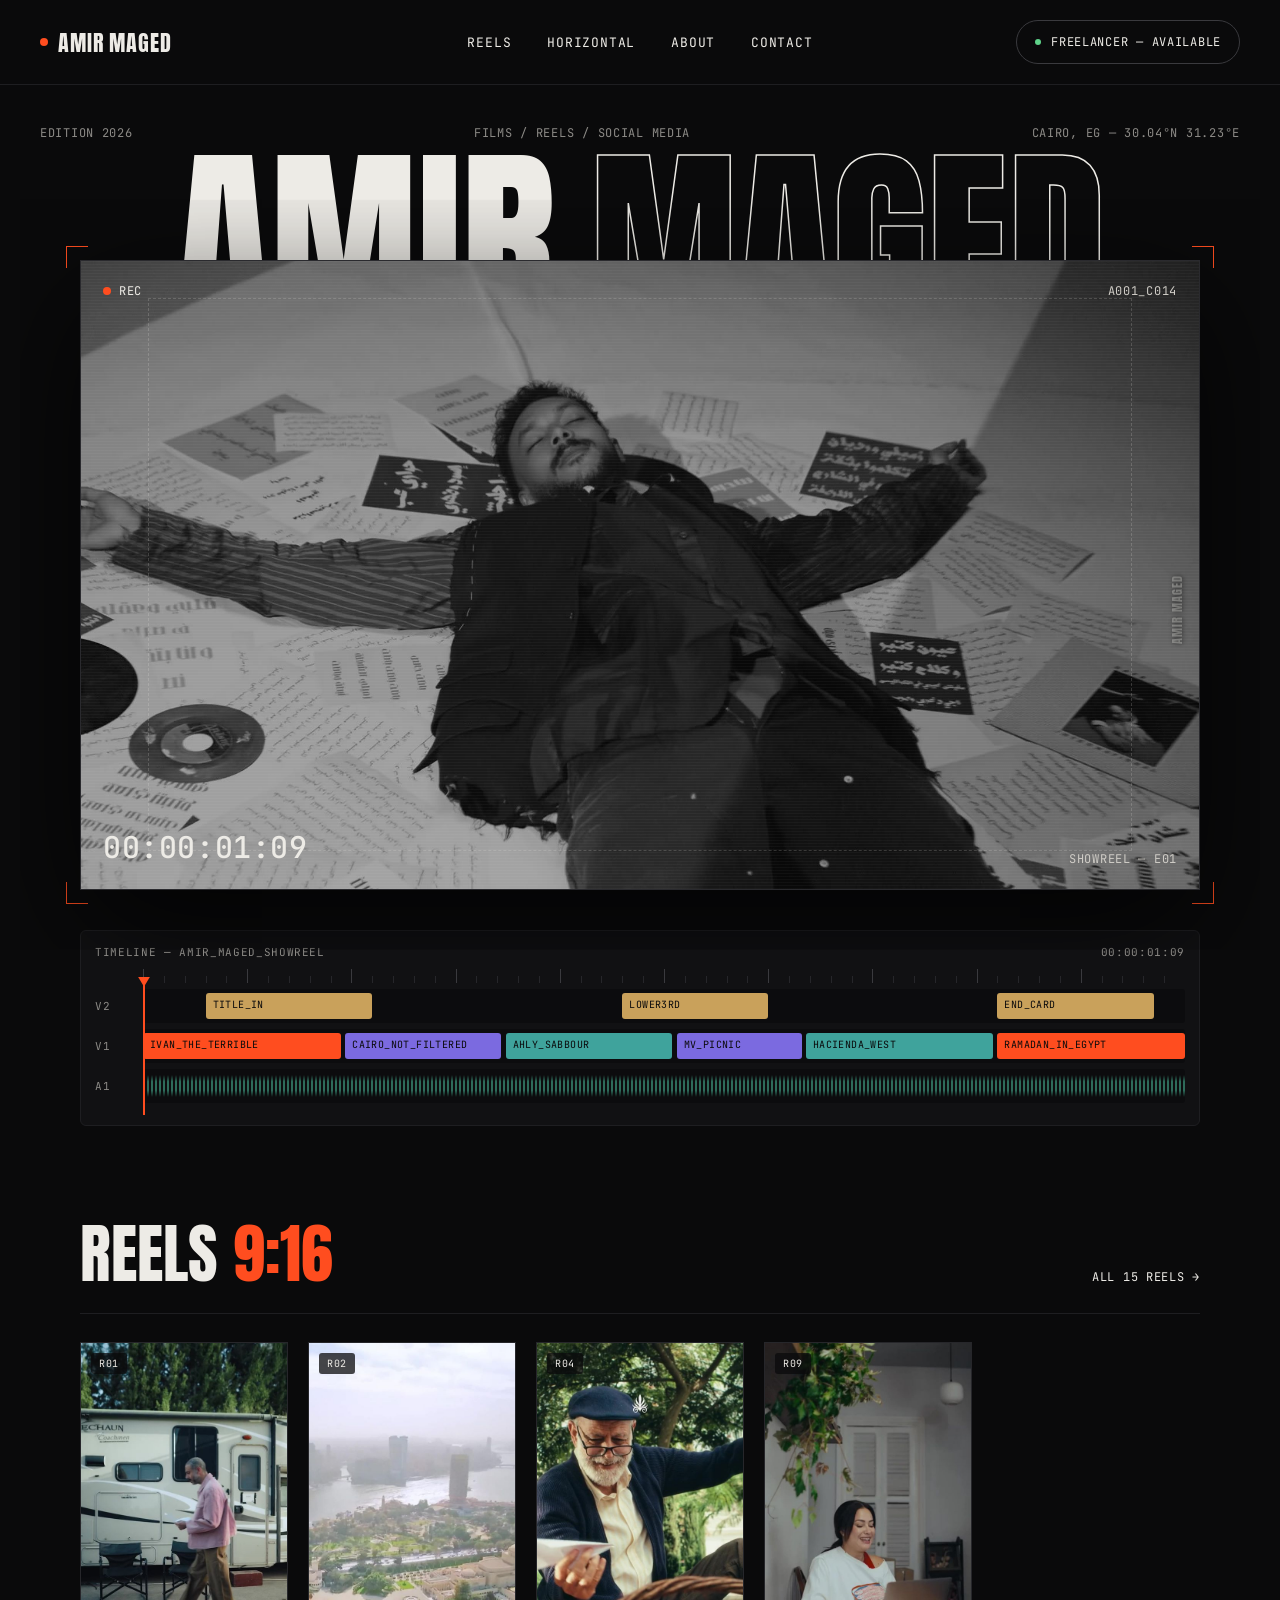
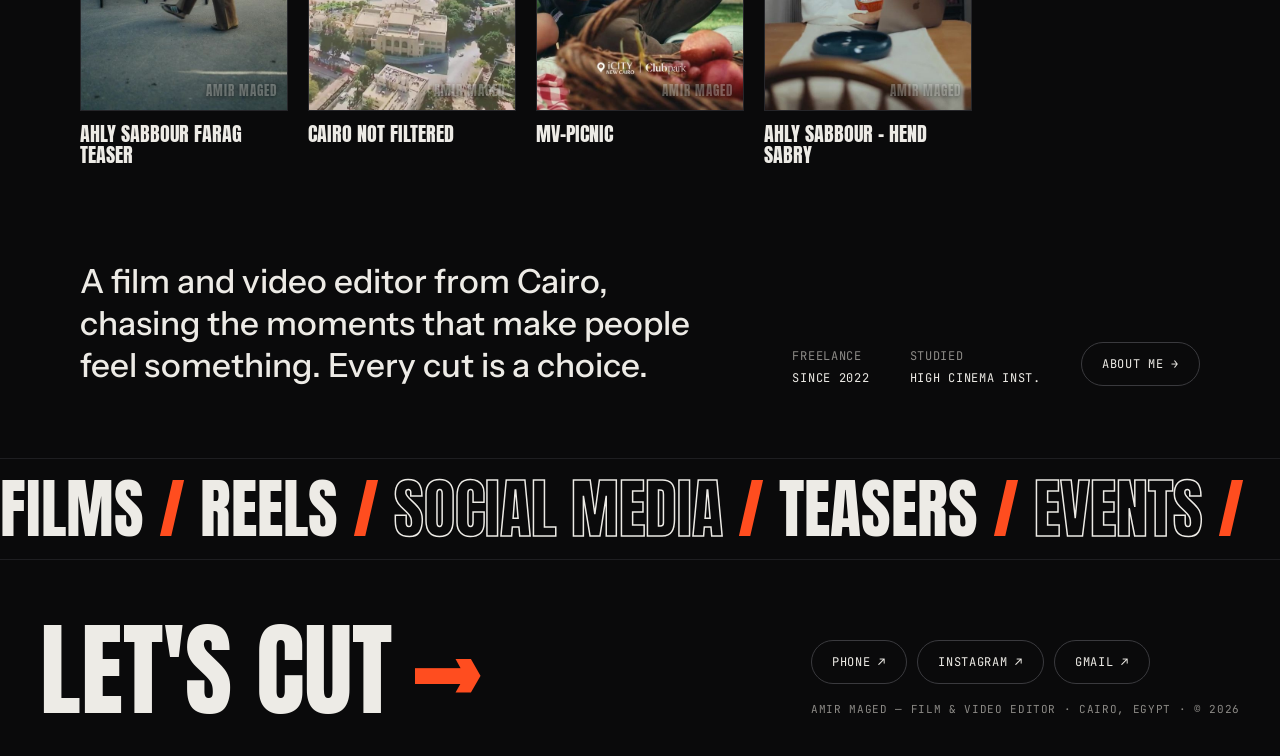
<file: index.html>
<!doctype html>
<html lang="en">
<head>
<meta charset="utf-8">
<meta name="viewport" content="width=device-width, initial-scale=1">
<title>Amir Maged — Film &amp; Video Editor, Cairo</title>
<meta name="description" content="Amir Maged is a film and video editor in Cairo, Egypt. Showreel, reels, short films, coverages and interviews.">
<meta name="theme-color" content="#0A0A0B">
<meta property="og:title" content="Amir Maged — Film &amp; Video Editor, Cairo">
<meta property="og:description" content="Amir Maged is a film and video editor in Cairo, Egypt. Showreel, reels, short films, coverages and interviews.">
<meta property="og:type" content="website">
<meta property="og:image" content="media/showreel.jpg">
<link rel="icon" href="data:image/svg+xml,%3Csvg xmlns='http://www.w3.org/2000/svg' viewBox='0 0 16 16'%3E%3Ccircle cx='8' cy='8' r='6' fill='%23FF4D1F'/%3E%3C/svg%3E">
<link rel="preconnect" href="https://fonts.googleapis.com">
<link rel="preconnect" href="https://fonts.gstatic.com" crossorigin>
<link href="https://fonts.googleapis.com/css2?family=Anton&amp;family=Instrument+Sans:wght@400;500;600&amp;family=JetBrains+Mono:wght@400;500&amp;display=swap" rel="stylesheet">
<link rel="stylesheet" href="assets/style.css">
<script src="assets/boot.js"></script>
</head>
<body>
<div class="page">
  <header class="hdr">
    <a class="logo" href="index.html" aria-label="Amir Maged, home"><span class="recdot"></span><b>AMIR MAGED</b></a>
    <nav class="nav" aria-label="Main">
      <a class="mono navlink" href="reels.html">Reels</a>
      <a class="mono navlink" href="horizontal.html">Horizontal</a>
      <a class="mono navlink" href="about.html">About</a>
      <a class="mono navlink" href="#contact">Contact</a>
    </nav>
    <button type="button" class="mono avail" data-open-contact aria-haspopup="dialog"><span class="gdot"></span>Freelancer — available</button>
  </header>
  <main>
    <div class="mono meta">
      <span>Edition 2026</span>
      <span class="hidelg">Films / Reels / Social media</span>
      <span>Cairo, EG — 30.04°N 31.23°E</span>
    </div>

    <h1 class="anton" style="margin: 20px 0 0; font-size: clamp(72px, 15.5vw, 228px); line-height: .82; letter-spacing: -.005em; text-align: center; display: flex; flex-wrap: wrap; justify-content: center; gap: 0 .18em">
      <span>Amir</span><span class="outline">Maged</span>
    </h1>

    <section aria-label="Showreel" style="position: relative; max-width: 1120px; margin: calc(-1 * clamp(28px, 5vw, 76px)) auto 0; z-index: 2">
      <span class="corner c-tl"></span><span class="corner c-tr"></span><span class="corner c-bl"></span><span class="corner c-br"></span>
      <div class="wm" style="position: relative; aspect-ratio: 16 / 9; background: #121214; border: 1px solid #2A2A2E; overflow: hidden; box-shadow: 0 40px 120px rgba(0,0,0,.7)">
        <video class="vid" data-auto src="media/showreel.mp4" poster="media/showreel.jpg" muted loop autoplay playsinline preload="auto"></video>
        <div style="position: absolute; inset: 0; background: rgba(10,10,11,.35)"></div>
        <div class="scan flick"></div>
        <div style="position: absolute; inset: 6%; border: 1px dashed rgba(237,235,230,.18); pointer-events: none"></div>
        <div class="mono" style="position: absolute; top: 0; left: 0; right: 0; padding: clamp(10px, 2vw, 22px); display: flex; justify-content: space-between; gap: 12px; font-size: clamp(10px, 1vw, 12px)">
          <span style="display: flex; align-items: center; gap: 8px"><span class="recdot"></span>Rec</span>
          <span style="color: #CFCCC6">A001_C014</span>
        </div>
        <div style="position: absolute; bottom: 0; left: 0; right: 0; padding: clamp(10px, 2vw, 22px); display: flex; justify-content: space-between; align-items: flex-end; gap: 12px">
          <span data-tc style="font-family: 'JetBrains Mono', monospace; font-size: clamp(16px, 2.4vw, 30px); font-weight: 500; letter-spacing: .02em; font-variant-numeric: tabular-nums">00:00:00:00</span>
          <span class="mono" style="font-size: clamp(10px, 1vw, 12px); color: #CFCCC6">Showreel — E01</span>
        </div>
      </div>
    </section>

    <section aria-label="Edit timeline" style="max-width: 1120px; margin: 40px auto 0; background: #111113; border: 1px solid #1E1E21; border-radius: 6px; padding: 14px 14px 16px">
      <div class="mono" style="display: flex; justify-content: space-between; flex-wrap: wrap; gap: 8px; font-size: 11px; color: #8C8A86; margin-bottom: 10px">
        <span>Timeline — amir_maged_showreel</span>
        <span data-tc>00:00:00:00</span>
      </div>
      <div style="display: grid; grid-template-columns: 40px minmax(0, 1fr); gap: 6px 8px">
        <span></span>
        <div style="height: 14px; background: repeating-linear-gradient(90deg, #3A3A3E 0 1px, transparent 1px 10%), repeating-linear-gradient(90deg, #26262A 0 1px, transparent 1px 2%); background-size: 100% 14px, 100% 7px; background-repeat: no-repeat; background-position: 0 0, 0 100%"></div>
        <span class="mono" style="font-size: 11px; color: #8C8A86; align-self: center">V2</span>
        <div style="position: relative; height: 34px; background: #0C0C0E; border-radius: 3px">
          <div class="clip" style="left: 6%; width: 16%; background: #C9A15B">TITLE_IN</div>
          <div class="clip" style="left: 46%; width: 14%; background: #C9A15B">LOWER3RD</div>
          <div class="clip" style="left: 82%; width: 15%; background: #C9A15B">END_CARD</div>
        </div>
        <span class="mono" style="font-size: 11px; color: #8C8A86; align-self: center">V1</span>
        <div style="position: relative; height: 34px; background: #0C0C0E; border-radius: 3px">
          <div class="clip" style="left: 0%; width: 19%; background: #FF4D1F">IVAN_THE_TERRIBLE</div>
          <div class="clip" style="left: 19.4%; width: 15%; background: #7B6AE0">CAIRO_NOT_FILTERED</div>
          <div class="clip" style="left: 34.8%; width: 16%; background: #3FA39C">AHLY_SABBOUR</div>
          <div class="clip" style="left: 51.2%; width: 12%; background: #7B6AE0">MV_PICNIC</div>
          <div class="clip" style="left: 63.6%; width: 18%; background: #3FA39C">HACIENDA_WEST</div>
          <div class="clip" style="left: 82%; width: 18%; background: #FF4D1F">RAMADAN_IN_EGYPT</div>
        </div>
        <span class="mono" style="font-size: 11px; color: #8C8A86; align-self: center">A1</span>
        <div style="position: relative; height: 34px; background: #0C0C0E; border-radius: 3px; overflow: hidden">
          <div style="position: absolute; inset: 6px 0; background: repeating-linear-gradient(90deg, #2E6B5A 0 2px, transparent 2px 4px); -webkit-mask-image: linear-gradient(180deg, transparent 0%, #000 30%, #000 70%, transparent 100%); mask-image: linear-gradient(180deg, transparent 0%, #000 30%, #000 70%, transparent 100%)"></div>
        </div>
        <span></span>
        <div style="position: relative; height: 0">
          <div class="playhead" style="top: -130px; height: 136px">
            <span style="position: absolute; top: -2px; left: -5px; width: 12px; height: 10px; background: #FF4D1F; clip-path: polygon(0 0, 100% 0, 50% 100%)"></span>
          </div>
        </div>
      </div>
    </section>

    <section aria-labelledby="h-reels" style="max-width: 1120px; margin: 96px auto 0">
      <div class="secthead">
        <h2 id="h-reels" class="anton" style="margin: 0; font-size: clamp(40px, 5vw, 64px); line-height: 1">Reels <span class="accent">9:16</span></h2>
        <a class="mono" href="reels.html" style="font-size: 12px; min-height: 44px; display: inline-flex; align-items: center">All 15 reels →</a>
      </div>
      <div style="margin-top: 28px; display: grid; grid-template-columns: repeat(auto-fill, minmax(min(100%, 200px), 1fr)); gap: 28px 20px">
        <a class="tl" href="reels.html">
          <div class="thumb" style="aspect-ratio: 9 / 16"><video class="vid" data-auto src="media/reels/r01.mp4" poster="media/reels/r01.jpg" muted loop playsinline preload="none"></video><span class="mono tag" style="top: 10px; left: 10px">R01</span></div>
          <span class="anton" style="font-size: 20px; line-height: 1.05">Ahly Sabbour Farag Teaser</span>
        </a>
        <a class="tl" href="reels.html">
          <div class="thumb" style="aspect-ratio: 9 / 16"><video class="vid" data-auto src="media/reels/r02.mp4" poster="media/reels/r02.jpg" muted loop playsinline preload="none"></video><span class="mono tag" style="top: 10px; left: 10px">R02</span></div>
          <span class="anton" style="font-size: 20px; line-height: 1.05">Cairo not Filtered</span>
        </a>
        <a class="tl" href="reels.html">
          <div class="thumb" style="aspect-ratio: 9 / 16"><video class="vid" data-auto src="media/reels/r04.mp4" poster="media/reels/r04.jpg" muted loop playsinline preload="none"></video><span class="mono tag" style="top: 10px; left: 10px">R04</span></div>
          <span class="anton" style="font-size: 20px; line-height: 1.05">MV-Picnic</span>
        </a>
        <a class="tl" href="reels.html">
          <div class="thumb" style="aspect-ratio: 9 / 16"><video class="vid" data-auto src="media/reels/r09.mp4" poster="media/reels/r09.jpg" muted loop playsinline preload="none"></video><span class="mono tag" style="top: 10px; left: 10px">R09</span></div>
          <span class="anton" style="font-size: 20px; line-height: 1.05">Ahly Sabbour - Hend Sabry</span>
        </a>
      </div>
    </section>

    <section style="max-width: 1120px; margin: 96px auto 0; display: flex; flex-wrap: wrap; gap: 32px 64px; justify-content: space-between; align-items: flex-end">
      <p style="margin: 0; flex: 1 1 420px; font-size: clamp(22px, 2.6vw, 34px); line-height: 1.25; font-weight: 500; max-width: 760px">A film and video editor from Cairo, chasing the moments that make people feel something. Every cut is a choice.</p>
      <div class="mono" style="display: flex; flex-wrap: wrap; align-items: flex-end; gap: 24px 40px; font-size: 12px; color: #8C8A86">
        <div style="display: flex; flex-direction: column; gap: 6px"><span>Freelance</span><span style="color: #EDEBE6">Since 2022</span></div>
        <div style="display: flex; flex-direction: column; gap: 6px"><span>Studied</span><span style="color: #EDEBE6">High Cinema Inst.</span></div>
        <a class="pill" href="about.html">About me →</a>
      </div>
    </section>
  </main>

  <div aria-hidden="true" style="margin-top: 72px; border-top: 1px solid #1E1E21; border-bottom: 1px solid #1E1E21; padding: 18px 0; overflow: hidden">
    <div class="ticker anton" style="font-size: clamp(36px, 5vw, 64px); line-height: 1">
      <span style="padding-right: 40px">Films <span class="accent">/</span> Reels <span class="accent">/</span> <span class="outline">Social Media</span> <span class="accent">/</span> Teasers <span class="accent">/</span> <span class="outline">Events</span> <span class="accent">/</span></span><span style="padding-right: 40px">Films <span class="accent">/</span> Reels <span class="accent">/</span> <span class="outline">Social Media</span> <span class="accent">/</span> Teasers <span class="accent">/</span> <span class="outline">Events</span> <span class="accent">/</span></span>
    </div>
  </div>

  <footer id="contact" style="max-width: 1360px; margin: 0 auto; padding: 64px clamp(16px, 4vw, 40px) 40px; display: flex; flex-wrap: wrap; justify-content: space-between; align-items: flex-end; gap: 32px">
    <a href="https://wa.me/201221166498" target="_blank" rel="noopener" class="anton" style="font-size: clamp(48px, 8vw, 112px); line-height: .9; display: inline-flex; align-items: center; gap: .2em">Let's cut <span class="accent">→</span></a>
    <div style="display: flex; flex-direction: column; gap: 18px">
      <div class="mono pills">
        <a class="pill" href="https://wa.me/201221166498" target="_blank" rel="noopener" aria-label="Call or message Amir on WhatsApp">Phone ↗</a>
        <a class="pill" href="https://www.instagram.com/amir_magedd/" target="_blank" rel="noopener" aria-label="Open Amir's Instagram">Instagram ↗</a>
        <a class="pill" href="https://mail.google.com/mail/?view=cm&amp;fs=1&amp;to=amir.ghattas02%40gmail.com" target="_blank" rel="noopener" aria-label="Email Amir">Gmail ↗</a>
      </div>
      <span class="mono" style="font-size: 11px; color: #8C8A86">Amir Maged — Film &amp; Video Editor · Cairo, Egypt · © 2026</span>
    </div>
  </footer>
</div>
<div id="contact-modal" class="modal" role="dialog" aria-modal="true" aria-label="Contact Amir Maged" hidden>
  <button type="button" class="scrim" aria-label="Close contact card" data-close-contact></button>
  <div class="ccard">
    <div style="flex: 1 1 240px; display: flex; align-items: center; justify-content: center; padding: clamp(20px, 3vw, 32px) 0 clamp(20px, 3vw, 32px) clamp(20px, 3vw, 32px)">
      <img src="media/img/amir-poster.webp" alt="Amir Maged, black-and-white poster" width="980" height="1325" loading="lazy" style="display: block; width: min(252px, 100%); height: auto; transform: translateY(4%)">
    </div>
    <div style="flex: 999 1 320px; min-width: 0; padding: clamp(24px, 4vw, 40px); display: flex; flex-direction: column; gap: 22px">
      <div style="display: flex; justify-content: space-between; align-items: center; gap: 12px">
        <span class="mono" style="display: inline-flex; align-items: center; gap: 10px; font-size: 12px"><span class="gdot"></span>Freelancer — available</span>
        <button type="button" class="xbtn" aria-label="Close" data-close-contact><svg width="16" height="16" viewBox="0 0 24 24" fill="none" stroke="currentColor" stroke-width="1.8" stroke-linecap="round" aria-hidden="true"><path d="M6 6l12 12M18 6L6 18"/></svg></button>
      </div>
      <a href="https://wa.me/201221166498" target="_blank" rel="noopener" class="anton" style="display: inline-flex; align-items: center; gap: .22em; font-size: clamp(52px, 8vw, 88px); line-height: .88">Let's cut <svg viewBox="0 0 40 24" fill="none" stroke="#FF4D1F" stroke-width="3.2" stroke-linecap="square" aria-hidden="true" style="width:.62em;height:.38em;flex:none;display:block"><path d="M2 12h34M26 2l10 10-10 10"/></svg></a>
      <p style="margin: 0; font-size: 16px; line-height: 1.55; color: #B8B5AF">Film &amp; video editor based in Cairo. Reels, short films, coverages and interviews.</p>
      <div class="mono pills">
        <a class="pill" href="https://wa.me/201221166498" target="_blank" rel="noopener" aria-label="Call or message Amir on WhatsApp">Phone ↗</a>
        <a class="pill" href="https://www.instagram.com/amir_magedd/" target="_blank" rel="noopener" aria-label="Open Amir's Instagram">Instagram ↗</a>
        <a class="pill" href="https://mail.google.com/mail/?view=cm&amp;fs=1&amp;to=amir.ghattas02%40gmail.com" target="_blank" rel="noopener" aria-label="Email Amir">Gmail ↗</a>
      </div>
    </div>
  </div>
</div>
<script src="assets/site.js" defer></script>
</body>
</html>
</file>
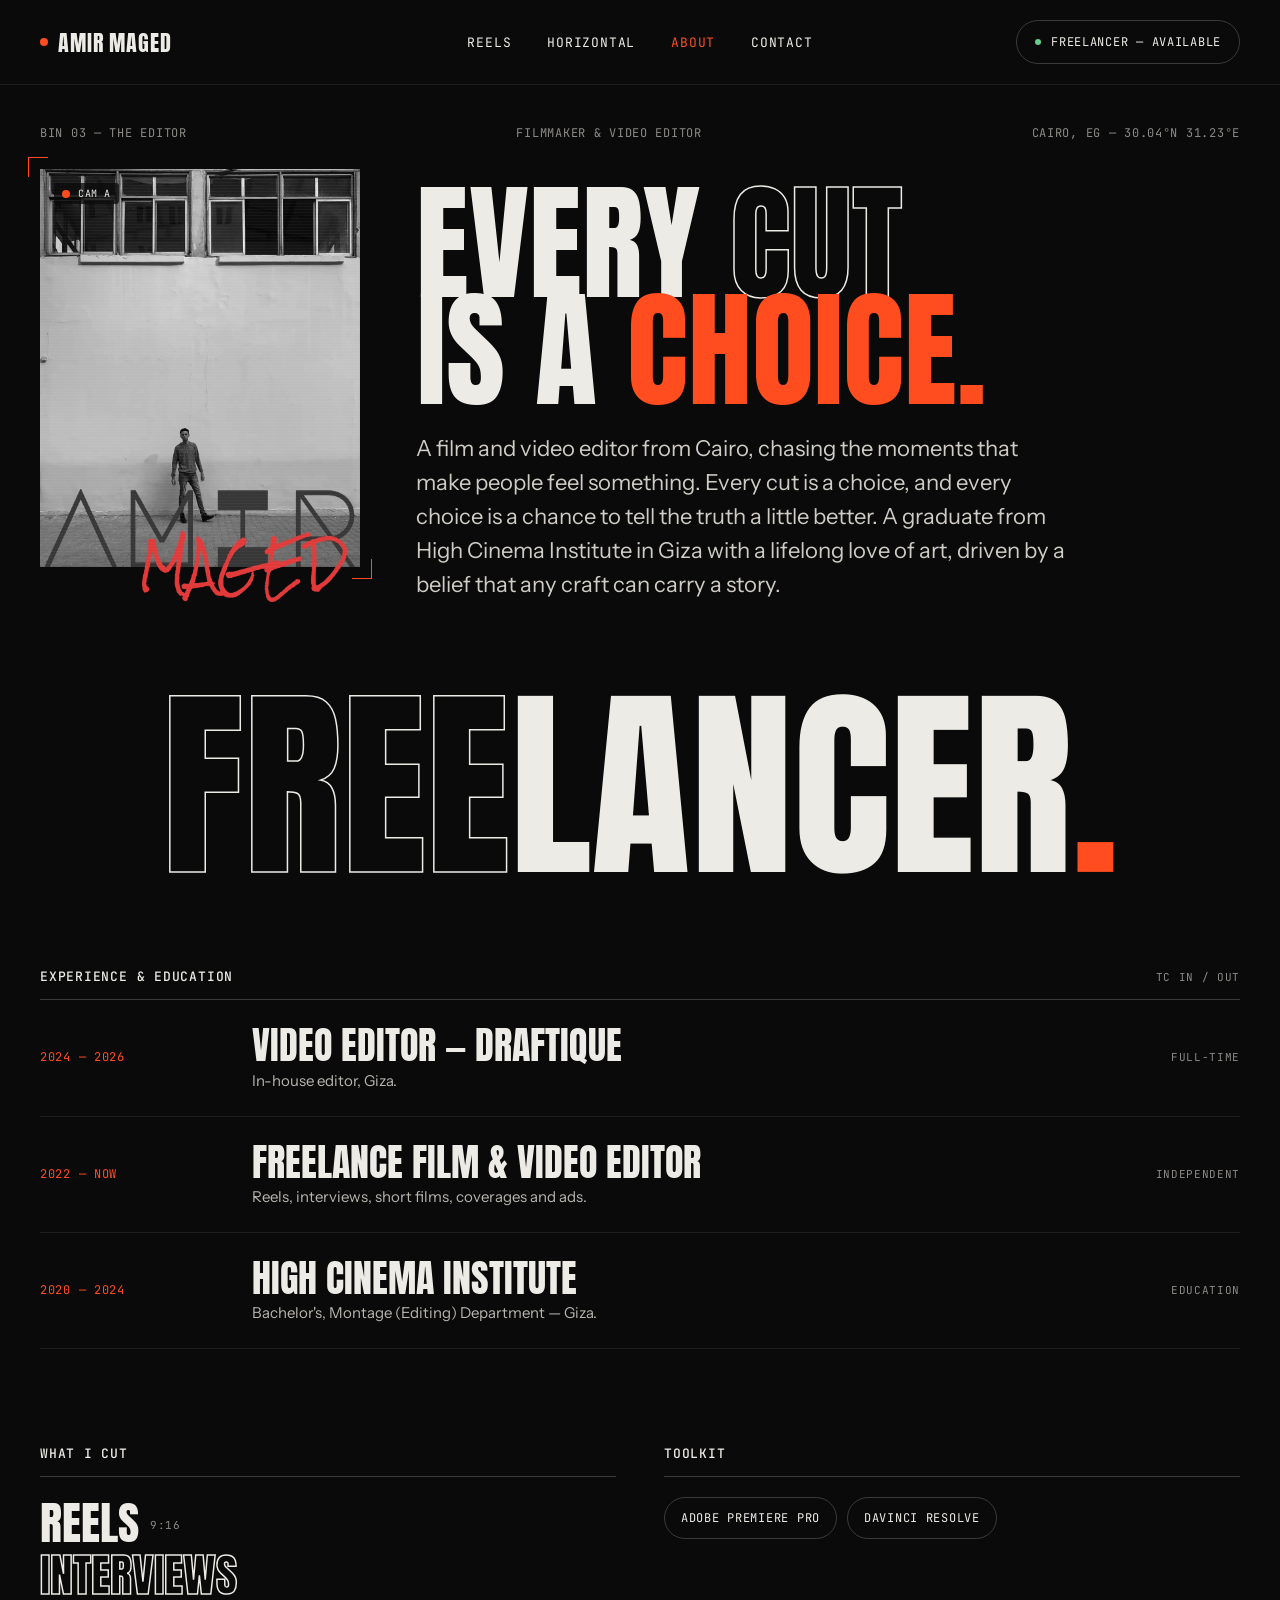
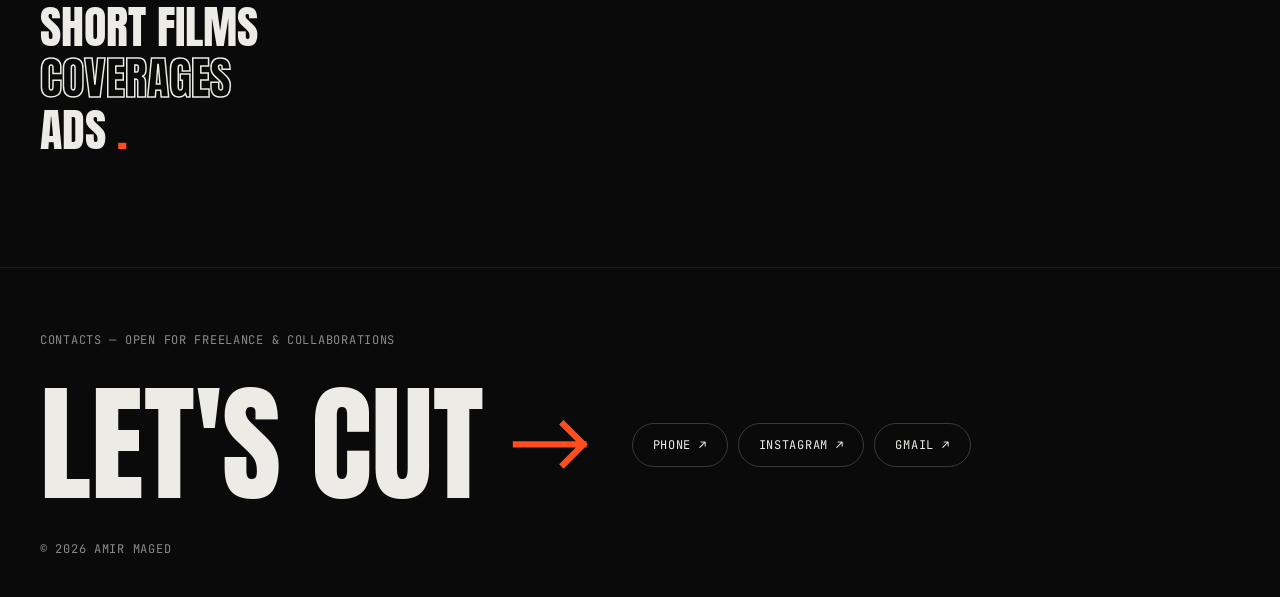
<file: about.html>
<!doctype html>
<html lang="en">
<head>
<meta charset="utf-8">
<meta name="viewport" content="width=device-width, initial-scale=1">
<title>About — Amir Maged</title>
<meta name="description" content="Amir Maged — film and video editor from Cairo. Experience, education and toolkit.">
<meta name="theme-color" content="#0A0A0B">
<meta property="og:title" content="About — Amir Maged">
<meta property="og:description" content="Amir Maged — film and video editor from Cairo. Experience, education and toolkit.">
<meta property="og:type" content="website">
<meta property="og:image" content="media/showreel.jpg">
<link rel="icon" href="data:image/svg+xml,%3Csvg xmlns='http://www.w3.org/2000/svg' viewBox='0 0 16 16'%3E%3Ccircle cx='8' cy='8' r='6' fill='%23FF4D1F'/%3E%3C/svg%3E">
<link rel="preconnect" href="https://fonts.googleapis.com">
<link rel="preconnect" href="https://fonts.gstatic.com" crossorigin>
<link href="https://fonts.googleapis.com/css2?family=Anton&amp;family=Instrument+Sans:wght@400;500;600&amp;family=JetBrains+Mono:wght@400;500&amp;display=swap" rel="stylesheet">
<link rel="stylesheet" href="assets/style.css">
<script src="assets/boot.js"></script>
</head>
<body>
<div class="page">
  <header class="hdr">
    <a class="logo" href="index.html" aria-label="Amir Maged, home"><span class="recdot"></span><b>AMIR MAGED</b></a>
    <nav class="nav" aria-label="Main">
      <a class="mono navlink" href="reels.html">Reels</a>
      <a class="mono navlink" href="horizontal.html">Horizontal</a>
      <a class="mono navlink" href="about.html" aria-current="page">About</a>
      <a class="mono navlink" href="#contact">Contact</a>
    </nav>
    <button type="button" class="mono avail" data-open-contact aria-haspopup="dialog"><span class="gdot"></span>Freelancer — available</button>
  </header>
  <main>
    <div class="mono meta">
      <span>Bin 03 — The editor</span>
      <span>Filmmaker &amp; Video Editor</span>
      <span>Cairo, EG — 30.04°N 31.23°E</span>
    </div>

    <section style="margin-top: 28px; display: flex; flex-wrap: wrap; gap: 40px 56px; align-items: flex-end">
      <div style="position: relative; flex: 1 1 320px; max-width: 460px; aspect-ratio: 980 / 1325">
        <img src="media/img/amir-poster.webp" alt="Amir Maged standing in front of a white wall, black-and-white poster" width="980" height="1325" style="position: absolute; inset: 0; width: 100%; height: 100%; object-fit: contain; display: block">
        <div style="position: absolute; top: 0; left: 0; right: 0; height: 91.85%; pointer-events: none">
          <span class="corner c-tl" style="width: 20px; height: 20px; top: -12px; left: -12px"></span>
          <span class="corner c-br" style="width: 20px; height: 20px; bottom: -12px; right: -12px"></span>
          <div class="scan"></div>
          <span class="mono tag" style="top: 14px; left: 14px; display: flex; align-items: center; gap: 8px"><span class="recdot"></span>CAM A</span>
        </div>
      </div>
      <div style="flex: 999 1 520px; min-width: 0; display: flex; flex-direction: column; gap: 28px">
        <h1 class="anton" style="margin: 0; font-size: clamp(64px, 10vw, 160px); line-height: .84; display: flex; flex-direction: column; align-items: flex-start"><span style="display: block">Every <span class="outline">cut</span></span><span style="display: block; margin-left: 1px">is a <span class="accent">choice.</span></span></h1>
        <p style="margin: 0; font-size: clamp(18px, 1.8vw, 22px); line-height: 1.55; color: #CFCCC6; max-width: 660px">A film and video editor from Cairo, chasing the moments that make people feel something. Every cut is a choice, and every choice is a chance to tell the truth a little better. A graduate from High Cinema Institute in Giza with a lifelong love of art, driven by a belief that any craft can carry a story.</p>
      </div>
    </section>

    <p aria-hidden="true" class="anton" style="margin: 96px 0 0; font-size: clamp(72px, 16vw, 240px); line-height: .85; text-align: center"><span class="outline">Free</span>lancer<span class="accent">.</span></p>

    <section aria-labelledby="exp" style="margin-top: 96px">
      <div class="secthead" style="border-bottom-color: #3A3A3E">
        <h2 id="exp" class="mono">Experience &amp; education</h2>
        <span class="mono" style="font-size: 11px; color: #8C8A86">TC in / out</span>
      </div>
      <div class="row">
        <span class="mono accent" style="font-size: 12px">2024 — 2026</span>
        <div style="display: flex; flex-direction: column; gap: 6px">
          <span class="anton" style="font-size: clamp(26px, 3vw, 40px); line-height: 1">Video Editor — Draftique</span>
          <span style="color: #B8B5AF; font-size: 15px">In-house editor, Giza.</span>
        </div>
        <span class="mono" style="font-size: 11px; color: #8C8A86">Full-time</span>
      </div>
      <div class="row">
        <span class="mono accent" style="font-size: 12px">2022 — Now</span>
        <div style="display: flex; flex-direction: column; gap: 6px">
          <span class="anton" style="font-size: clamp(26px, 3vw, 40px); line-height: 1">Freelance film &amp; video editor</span>
          <span style="color: #B8B5AF; font-size: 15px">Reels, interviews, short films, coverages and ads.</span>
        </div>
        <span class="mono" style="font-size: 11px; color: #8C8A86">Independent</span>
      </div>
      <div class="row">
        <span class="mono accent" style="font-size: 12px">2020 — 2024</span>
        <div style="display: flex; flex-direction: column; gap: 6px">
          <span class="anton" style="font-size: clamp(26px, 3vw, 40px); line-height: 1">High Cinema Institute</span>
          <span style="color: #B8B5AF; font-size: 15px">Bachelor's, Montage (Editing) Department — Giza.</span>
        </div>
        <span class="mono" style="font-size: 11px; color: #8C8A86">Education</span>
      </div>
    </section>

    <section style="margin-top: 96px; display: grid; grid-template-columns: repeat(auto-fit, minmax(min(100%, 320px), 1fr)); gap: 48px">
      <div>
        <h2 class="mono" style="margin: 0 0 20px; font-size: 13px; font-weight: 500; padding-bottom: 14px; border-bottom: 1px solid #3A3A3E">What I cut</h2>
        <ul class="anton" style="list-style: none; margin: 0; padding: 0; font-size: clamp(32px, 3.6vw, 48px); line-height: 1.12">
          <li><a href="reels.html">Reels</a> <span class="mono" style="font-size: 11px; color: #8C8A86; vertical-align: middle">9:16</span></li>
          <li><a class="outline" href="horizontal.html#interviews">Interviews</a></li>
          <li><a href="horizontal.html#short-films">Short films</a></li>
          <li><a class="outline" href="horizontal.html#coverages">Coverages</a></li>
          <li>Ads <span class="accent">.</span></li>
        </ul>
      </div>
      <div>
        <h2 class="mono" style="margin: 0 0 20px; font-size: 13px; font-weight: 500; padding-bottom: 14px; border-bottom: 1px solid #3A3A3E">Toolkit</h2>
        <div style="display: flex; flex-wrap: wrap; gap: 10px">
          <span class="mono" style="font-size: 12px; padding: 12px 16px; border: 1px solid #3A3A3E; border-radius: 999px">Adobe Premiere Pro</span>
          <span class="mono" style="font-size: 12px; padding: 12px 16px; border: 1px solid #3A3A3E; border-radius: 999px">DaVinci Resolve</span>
        </div>
      </div>
    </section>
  </main>

  <footer id="contact" style="margin-top: 112px; border-top: 1px solid #1E1E21">
    <div style="max-width: 1360px; margin: 0 auto; padding: 64px clamp(16px, 4vw, 40px) 40px; display: flex; flex-direction: column; gap: 40px">
      <span class="mono" style="font-size: 12px; color: #8C8A86">Contacts — open for freelance &amp; collaborations</span>
      <div style="display: flex; flex-wrap: wrap; align-items: center; gap: 24px 40px">
        <a href="https://wa.me/201221166498" target="_blank" rel="noopener" class="anton" style="display: inline-flex; align-items: center; gap: .22em; font-size: clamp(56px, 10vw, 150px); line-height: .88">Let's cut <svg viewBox="0 0 40 24" fill="none" stroke="#FF4D1F" stroke-width="3.2" stroke-linecap="square" aria-hidden="true" style="width:.62em;height:.38em;flex:none;display:block"><path d="M2 12h34M26 2l10 10-10 10"/></svg></a>
        <div class="mono pills">
        <a class="pill" href="https://wa.me/201221166498" target="_blank" rel="noopener" aria-label="Call or message Amir on WhatsApp">Phone ↗</a>
        <a class="pill" href="https://www.instagram.com/amir_magedd/" target="_blank" rel="noopener" aria-label="Open Amir's Instagram">Instagram ↗</a>
        <a class="pill" href="https://mail.google.com/mail/?view=cm&amp;fs=1&amp;to=amir.ghattas02%40gmail.com" target="_blank" rel="noopener" aria-label="Email Amir">Gmail ↗</a>
      </div>
      </div>
      <span class="mono" style="font-size: 12px; color: #8C8A86">© 2026 Amir Maged</span>
    </div>
  </footer>
</div>
<div id="contact-modal" class="modal" role="dialog" aria-modal="true" aria-label="Contact Amir Maged" hidden>
  <button type="button" class="scrim" aria-label="Close contact card" data-close-contact></button>
  <div class="ccard">
    <div style="flex: 1 1 240px; display: flex; align-items: center; justify-content: center; padding: clamp(20px, 3vw, 32px) 0 clamp(20px, 3vw, 32px) clamp(20px, 3vw, 32px)">
      <img src="media/img/amir-poster.webp" alt="Amir Maged, black-and-white poster" width="980" height="1325" loading="lazy" style="display: block; width: min(252px, 100%); height: auto; transform: translateY(4%)">
    </div>
    <div style="flex: 999 1 320px; min-width: 0; padding: clamp(24px, 4vw, 40px); display: flex; flex-direction: column; gap: 22px">
      <div style="display: flex; justify-content: space-between; align-items: center; gap: 12px">
        <span class="mono" style="display: inline-flex; align-items: center; gap: 10px; font-size: 12px"><span class="gdot"></span>Freelancer — available</span>
        <button type="button" class="xbtn" aria-label="Close" data-close-contact><svg width="16" height="16" viewBox="0 0 24 24" fill="none" stroke="currentColor" stroke-width="1.8" stroke-linecap="round" aria-hidden="true"><path d="M6 6l12 12M18 6L6 18"/></svg></button>
      </div>
      <a href="https://wa.me/201221166498" target="_blank" rel="noopener" class="anton" style="display: inline-flex; align-items: center; gap: .22em; font-size: clamp(52px, 8vw, 88px); line-height: .88">Let's cut <svg viewBox="0 0 40 24" fill="none" stroke="#FF4D1F" stroke-width="3.2" stroke-linecap="square" aria-hidden="true" style="width:.62em;height:.38em;flex:none;display:block"><path d="M2 12h34M26 2l10 10-10 10"/></svg></a>
      <p style="margin: 0; font-size: 16px; line-height: 1.55; color: #B8B5AF">Film &amp; video editor based in Cairo. Reels, short films, coverages and interviews.</p>
      <div class="mono pills">
        <a class="pill" href="https://wa.me/201221166498" target="_blank" rel="noopener" aria-label="Call or message Amir on WhatsApp">Phone ↗</a>
        <a class="pill" href="https://www.instagram.com/amir_magedd/" target="_blank" rel="noopener" aria-label="Open Amir's Instagram">Instagram ↗</a>
        <a class="pill" href="https://mail.google.com/mail/?view=cm&amp;fs=1&amp;to=amir.ghattas02%40gmail.com" target="_blank" rel="noopener" aria-label="Email Amir">Gmail ↗</a>
      </div>
    </div>
  </div>
</div>
<script src="assets/site.js" defer></script>
</body>
</html>
</file>
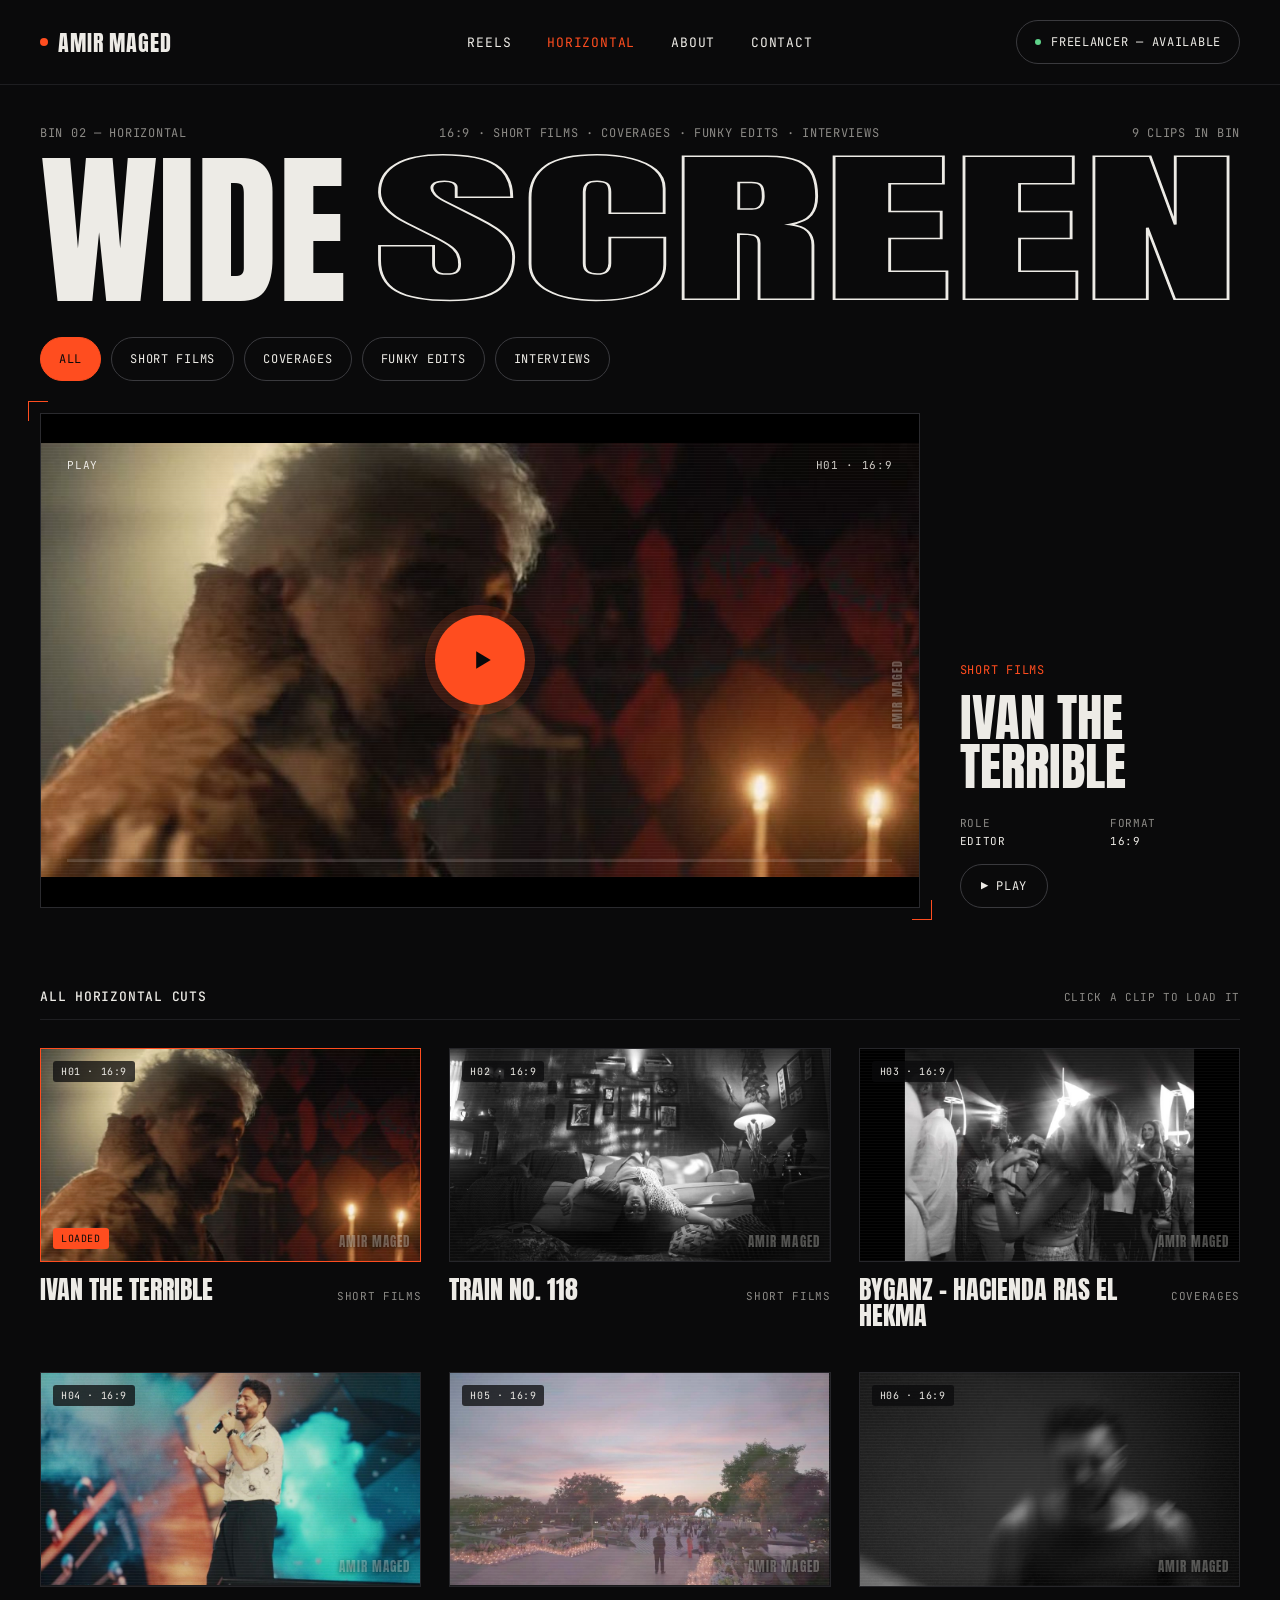
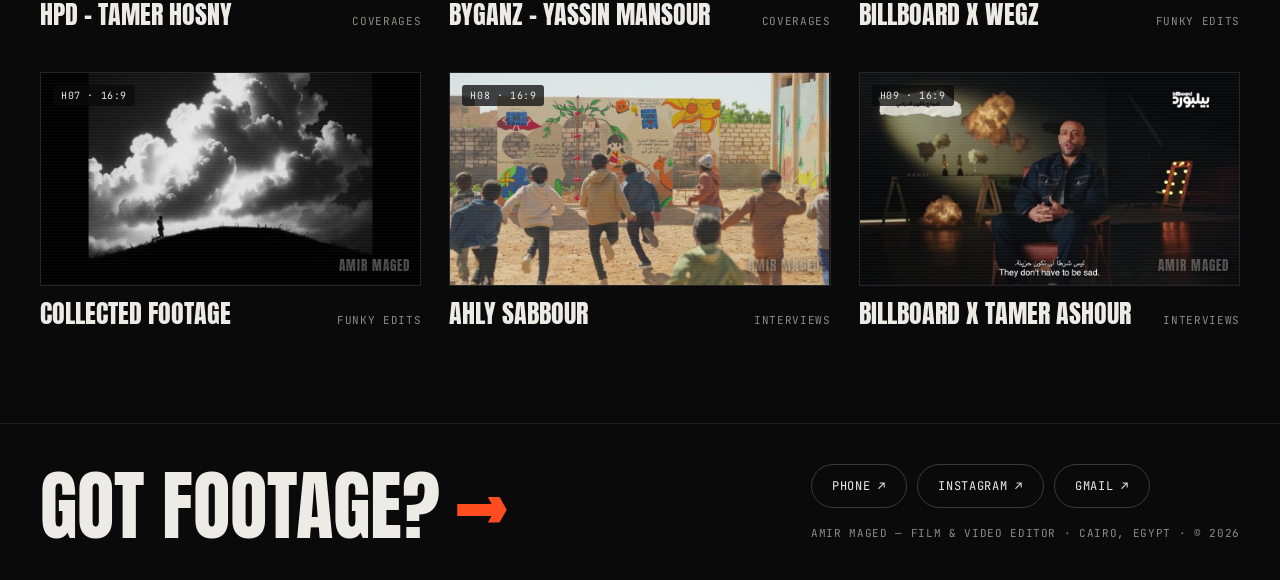
<file: horizontal.html>
<!doctype html>
<html lang="en">
<head>
<meta charset="utf-8">
<meta name="viewport" content="width=device-width, initial-scale=1">
<title>Horizontal work — Amir Maged</title>
<meta name="description" content="Short films, coverages, funky edits and interviews edited by Amir Maged.">
<meta name="theme-color" content="#0A0A0B">
<meta property="og:title" content="Horizontal work — Amir Maged">
<meta property="og:description" content="Short films, coverages, funky edits and interviews edited by Amir Maged.">
<meta property="og:type" content="website">
<meta property="og:image" content="media/showreel.jpg">
<link rel="icon" href="data:image/svg+xml,%3Csvg xmlns='http://www.w3.org/2000/svg' viewBox='0 0 16 16'%3E%3Ccircle cx='8' cy='8' r='6' fill='%23FF4D1F'/%3E%3C/svg%3E">
<link rel="preconnect" href="https://fonts.googleapis.com">
<link rel="preconnect" href="https://fonts.gstatic.com" crossorigin>
<link href="https://fonts.googleapis.com/css2?family=Anton&amp;family=Instrument+Sans:wght@400;500;600&amp;family=JetBrains+Mono:wght@400;500&amp;display=swap" rel="stylesheet">
<link rel="preconnect" href="https://www.youtube-nocookie.com">
<link rel="preconnect" href="https://www.youtube.com">
<link rel="preconnect" href="https://i.ytimg.com">
<link rel="preconnect" href="https://www.google.com">
<link rel="stylesheet" href="assets/style.css">
<script src="assets/boot.js"></script>
</head>
<body>
<div class="page">
  <header class="hdr">
    <a class="logo" href="index.html" aria-label="Amir Maged, home"><span class="recdot"></span><b>AMIR MAGED</b></a>
    <nav class="nav" aria-label="Main">
      <a class="mono navlink" href="reels.html">Reels</a>
      <a class="mono navlink" href="horizontal.html" aria-current="page">Horizontal</a>
      <a class="mono navlink" href="about.html">About</a>
      <a class="mono navlink" href="#contact">Contact</a>
    </nav>
    <button type="button" class="mono avail" data-open-contact aria-haspopup="dialog"><span class="gdot"></span>Freelancer — available</button>
  </header>
  <main>
    <div class="mono meta">
      <span>Bin 02 — Horizontal</span>
      <span class="hidelg">16:9 · Short films · Coverages · Funky edits · Interviews</span>
      <span data-count>9 clips in bin</span>
    </div>
    <h1 class="anton" style="margin: 20px 0 0; font-size: clamp(64px, 13vw, 196px); line-height: .84; display: flex; flex-wrap: wrap; align-items: flex-end; gap: 0 .16em">
      <span>Wide</span><span class="sr">Screen</span><svg aria-hidden="true" style="flex: 1 1 3.2em; min-width: 3.2em; height: .84em; overflow: visible; display: block"><text x="0" y=".83em" textLength="100%" lengthAdjust="spacingAndGlyphs" fill="transparent" stroke="#EDEBE6" stroke-width="1.5" vector-effect="non-scaling-stroke" style="font-family: 'Anton', sans-serif; font-size: 1em">SCREEN</text></svg>
    </h1>
    <div role="group" aria-label="Filter by category" style="margin-top: 36px; display: flex; flex-wrap: wrap; gap: 10px"><button class="fpill" type="button" data-filter="All" data-slug="all" aria-pressed="true">All</button><button class="fpill" type="button" data-filter="Short Films" data-slug="short-films" aria-pressed="false">Short Films</button><button class="fpill" type="button" data-filter="Coverages" data-slug="coverages" aria-pressed="false">Coverages</button><button class="fpill" type="button" data-filter="Funky Edits" data-slug="funky-edits" aria-pressed="false">Funky Edits</button><button class="fpill" type="button" data-filter="Interviews" data-slug="interviews" aria-pressed="false">Interviews</button></div>

    <section id="feat" aria-label="Now playing" style="scroll-margin-top: 24px; margin-top: 32px; display: flex; flex-wrap: wrap; gap: 28px 40px; align-items: flex-end">
      <div style="position: relative; flex: 999 1 640px; min-width: 0">
        <span class="corner c-tl" style="width: 20px; height: 20px; top: -12px; left: -12px"></span>
        <span class="corner c-br" style="width: 20px; height: 20px; bottom: -12px; right: -12px"></span>
        <div class="wm" style="position: relative; aspect-ratio: 16 / 9; background: #121214; border: 1px solid #2A2A2E; overflow: hidden">
          <video id="feat-video" class="vid" data-auto src="media/horizontal/h01.mp4" poster="media/horizontal/h01.jpg" muted loop autoplay playsinline></video>
          <div class="scan"></div>
          <div style="position: absolute; left: 0; right: 0; top: 0; height: 6%; background: #000"></div>
          <div style="position: absolute; left: 0; right: 0; bottom: 0; height: 6%; background: #000"></div>
          <div class="mono" style="position: absolute; top: 9%; left: 3%; right: 3%; display: flex; justify-content: space-between; font-size: 11px">
            <span>Play</span>
            <span style="color: #CFCCC6" data-f-code>H01 · 16:9</span>
          </div>
          <div style="position: absolute; inset: 0; display: flex; align-items: center; justify-content: center">
            <button type="button" data-f-play aria-label="Play Ivan the Terrible" style="width: clamp(64px, 7vw, 92px); height: clamp(64px, 7vw, 92px); border-radius: 50%; border: none; cursor: pointer; background: #FF4D1F; color: #0A0A0B; display: flex; align-items: center; justify-content: center; box-shadow: 0 0 0 10px rgba(255,77,31,.14)">
              <svg width="28" height="28" viewBox="0 0 24 24" fill="currentColor" aria-hidden="true" style="margin-left: 4px"><path d="M7 4.5v15l12.5-7.5z"/></svg>
            </button>
          </div>
          <div style="position: absolute; left: 3%; right: 3%; bottom: 9%; height: 3px; background: rgba(237,235,230,.15)"></div>
        </div>
      </div>
      <div style="flex: 1 1 280px; display: flex; flex-direction: column; gap: 16px">
        <span class="mono accent" style="font-size: 12px" data-f-cat>Short Films</span>
        <h2 class="anton" style="margin: 0; font-size: clamp(36px, 4vw, 56px); line-height: .95" data-f-title>Ivan the Terrible</h2>
        <dl class="mono" style="margin: 8px 0 0; display: grid; grid-template-columns: repeat(2, minmax(0, 1fr)); gap: 14px 20px; font-size: 11px">
          <div><dt style="color: #8C8A86">Role</dt><dd style="margin: 4px 0 0">Editor</dd></div>
          <div><dt style="color: #8C8A86">Format</dt><dd style="margin: 4px 0 0">16:9</dd></div>
        </dl>
        <button class="mono pill" type="button" data-f-play style="align-self: flex-start; gap: 10px; font-size: 12px">▶ Play</button>
      </div>
    </section>

    <div class="secthead" style="margin-top: 80px">
      <h2 class="mono">All horizontal cuts</h2>
      <span class="mono" style="font-size: 11px; color: #8C8A86">Click a clip to load it</span>
    </div>
    <div style="margin-top: 28px; display: grid; grid-template-columns: repeat(auto-fill, minmax(min(100%, 380px), 1fr)); gap: 44px 28px">
      <button class="card" type="button" data-card data-stream="LfHfqYqMLHg" data-ratio="1.7778" data-code="H01" data-cat="Short Films" data-title="Ivan the Terrible" data-src="media/horizontal/h01.mp4" data-poster="media/horizontal/h01.jpg" aria-pressed="false">
        <div class="thumb" style="aspect-ratio: 16 / 9">
          <video class="vid" data-auto src="media/horizontal/h01.mp4" poster="media/horizontal/h01.jpg" muted loop playsinline preload="none"></video>
          <div class="scan"></div>
          <span class="mono tag" style="top: 12px; left: 12px">H01 · 16:9</span>
          <span class="mono tag loaded" style="bottom: 12px; left: 12px; background: #FF4D1F; color: #0A0A0B">Loaded</span>
        </div>
        <span style="display: flex; justify-content: space-between; align-items: baseline; gap: 16px; width: 100%">
          <span class="anton" style="font-size: 26px; line-height: 1">Ivan the Terrible</span>
          <span class="mono" style="font-size: 11px; color: #8C8A86; white-space: nowrap">Short Films</span>
        </span>
      </button>
      <button class="card" type="button" data-card data-stream="L5yB2kep-q8" data-ratio="1.7778" data-code="H02" data-cat="Short Films" data-title="Train no. 118" data-src="media/horizontal/h02.mp4" data-poster="media/horizontal/h02.jpg" aria-pressed="false">
        <div class="thumb" style="aspect-ratio: 16 / 9">
          <video class="vid" data-auto src="media/horizontal/h02.mp4" poster="media/horizontal/h02.jpg" muted loop playsinline preload="none"></video>
          <div class="scan"></div>
          <span class="mono tag" style="top: 12px; left: 12px">H02 · 16:9</span>
          <span class="mono tag loaded" style="bottom: 12px; left: 12px; background: #FF4D1F; color: #0A0A0B">Loaded</span>
        </div>
        <span style="display: flex; justify-content: space-between; align-items: baseline; gap: 16px; width: 100%">
          <span class="anton" style="font-size: 26px; line-height: 1">Train no. 118</span>
          <span class="mono" style="font-size: 11px; color: #8C8A86; white-space: nowrap">Short Films</span>
        </span>
      </button>
      <button class="card" type="button" data-card data-stream="6TXq-ZZ2PcQ" data-ratio="1.7778" data-fhd="1" data-code="H03" data-cat="Coverages" data-title="byganz - Hacienda Ras El Hekma" data-src="media/horizontal/h03.mp4" data-poster="media/horizontal/h03.jpg" aria-pressed="false">
        <div class="thumb" style="aspect-ratio: 16 / 9">
          <video class="vid" data-auto src="media/horizontal/h03.mp4" poster="media/horizontal/h03.jpg" muted loop playsinline preload="none"></video>
          <div class="scan"></div>
          <span class="mono tag" style="top: 12px; left: 12px">H03 · 16:9</span>
          <span class="mono tag loaded" style="bottom: 12px; left: 12px; background: #FF4D1F; color: #0A0A0B">Loaded</span>
        </div>
        <span style="display: flex; justify-content: space-between; align-items: baseline; gap: 16px; width: 100%">
          <span class="anton" style="font-size: 26px; line-height: 1">byganz - Hacienda Ras El Hekma</span>
          <span class="mono" style="font-size: 11px; color: #8C8A86; white-space: nowrap">Coverages</span>
        </span>
      </button>
      <button class="card" type="button" data-card data-stream="3VEKlhNDAWU" data-ratio="1.7778" data-code="H04" data-cat="Coverages" data-title="HPD - TAMER HOSNY" data-src="media/horizontal/h04.mp4" data-poster="media/horizontal/h04.jpg" aria-pressed="false">
        <div class="thumb" style="aspect-ratio: 16 / 9">
          <video class="vid" data-auto src="media/horizontal/h04.mp4" poster="media/horizontal/h04.jpg" muted loop playsinline preload="none"></video>
          <div class="scan"></div>
          <span class="mono tag" style="top: 12px; left: 12px">H04 · 16:9</span>
          <span class="mono tag loaded" style="bottom: 12px; left: 12px; background: #FF4D1F; color: #0A0A0B">Loaded</span>
        </div>
        <span style="display: flex; justify-content: space-between; align-items: baseline; gap: 16px; width: 100%">
          <span class="anton" style="font-size: 26px; line-height: 1">HPD - TAMER HOSNY</span>
          <span class="mono" style="font-size: 11px; color: #8C8A86; white-space: nowrap">Coverages</span>
        </span>
      </button>
      <button class="card" type="button" data-card data-stream="rsJMqIPci3o" data-ratio="1.7778" data-code="H05" data-cat="Coverages" data-title="BYGANZ - YASSIN MANSOUR" data-src="media/horizontal/h05.mp4" data-poster="media/horizontal/h05.jpg" aria-pressed="false">
        <div class="thumb" style="aspect-ratio: 16 / 9">
          <video class="vid" data-auto src="media/horizontal/h05.mp4" poster="media/horizontal/h05.jpg" muted loop playsinline preload="none"></video>
          <div class="scan"></div>
          <span class="mono tag" style="top: 12px; left: 12px">H05 · 16:9</span>
          <span class="mono tag loaded" style="bottom: 12px; left: 12px; background: #FF4D1F; color: #0A0A0B">Loaded</span>
        </div>
        <span style="display: flex; justify-content: space-between; align-items: baseline; gap: 16px; width: 100%">
          <span class="anton" style="font-size: 26px; line-height: 1">BYGANZ - YASSIN MANSOUR</span>
          <span class="mono" style="font-size: 11px; color: #8C8A86; white-space: nowrap">Coverages</span>
        </span>
      </button>
      <button class="card" type="button" data-card data-stream="SJDQQoOZJuk" data-ratio="1.7778" data-code="H06" data-cat="Funky Edits" data-title="BILLBOARD X WEGZ" data-src="media/horizontal/h06.mp4" data-poster="media/horizontal/h06.jpg" aria-pressed="false">
        <div class="thumb" style="aspect-ratio: 16 / 9">
          <video class="vid" data-auto src="media/horizontal/h06.mp4" poster="media/horizontal/h06.jpg" muted loop playsinline preload="none"></video>
          <div class="scan"></div>
          <span class="mono tag" style="top: 12px; left: 12px">H06 · 16:9</span>
          <span class="mono tag loaded" style="bottom: 12px; left: 12px; background: #FF4D1F; color: #0A0A0B">Loaded</span>
        </div>
        <span style="display: flex; justify-content: space-between; align-items: baseline; gap: 16px; width: 100%">
          <span class="anton" style="font-size: 26px; line-height: 1">BILLBOARD X WEGZ</span>
          <span class="mono" style="font-size: 11px; color: #8C8A86; white-space: nowrap">Funky Edits</span>
        </span>
      </button>
      <button class="card" type="button" data-card data-stream="OOcMA-Zuer0" data-ratio="1.7778" data-code="H07" data-cat="Funky Edits" data-title="COLLECTED FOOTAGE" data-src="media/horizontal/h07.mp4" data-poster="media/horizontal/h07.jpg" aria-pressed="false">
        <div class="thumb" style="aspect-ratio: 16 / 9">
          <video class="vid" data-auto src="media/horizontal/h07.mp4" poster="media/horizontal/h07.jpg" muted loop playsinline preload="none"></video>
          <div class="scan"></div>
          <span class="mono tag" style="top: 12px; left: 12px">H07 · 16:9</span>
          <span class="mono tag loaded" style="bottom: 12px; left: 12px; background: #FF4D1F; color: #0A0A0B">Loaded</span>
        </div>
        <span style="display: flex; justify-content: space-between; align-items: baseline; gap: 16px; width: 100%">
          <span class="anton" style="font-size: 26px; line-height: 1">COLLECTED FOOTAGE</span>
          <span class="mono" style="font-size: 11px; color: #8C8A86; white-space: nowrap">Funky Edits</span>
        </span>
      </button>
      <button class="card" type="button" data-card data-stream="vLFasDbLZIY" data-ratio="1.7778" data-code="H08" data-cat="Interviews" data-title="AHLY SABBOUR" data-src="media/horizontal/h08.mp4" data-poster="media/horizontal/h08.jpg" aria-pressed="false">
        <div class="thumb" style="aspect-ratio: 16 / 9">
          <video class="vid" data-auto src="media/horizontal/h08.mp4" poster="media/horizontal/h08.jpg" muted loop playsinline preload="none"></video>
          <div class="scan"></div>
          <span class="mono tag" style="top: 12px; left: 12px">H08 · 16:9</span>
          <span class="mono tag loaded" style="bottom: 12px; left: 12px; background: #FF4D1F; color: #0A0A0B">Loaded</span>
        </div>
        <span style="display: flex; justify-content: space-between; align-items: baseline; gap: 16px; width: 100%">
          <span class="anton" style="font-size: 26px; line-height: 1">AHLY SABBOUR</span>
          <span class="mono" style="font-size: 11px; color: #8C8A86; white-space: nowrap">Interviews</span>
        </span>
      </button>
      <button class="card" type="button" data-card data-stream="50Gn01p0Ks8" data-ratio="1.7778" data-code="H09" data-cat="Interviews" data-title="Billboard x Tamer Ashour" data-src="media/horizontal/h09.mp4" data-poster="media/horizontal/h09.jpg" aria-pressed="false">
        <div class="thumb" style="aspect-ratio: 16 / 9">
          <video class="vid" data-auto src="media/horizontal/h09.mp4" poster="media/horizontal/h09.jpg" muted loop playsinline preload="none"></video>
          <div class="scan"></div>
          <span class="mono tag" style="top: 12px; left: 12px">H09 · 16:9</span>
          <span class="mono tag loaded" style="bottom: 12px; left: 12px; background: #FF4D1F; color: #0A0A0B">Loaded</span>
        </div>
        <span style="display: flex; justify-content: space-between; align-items: baseline; gap: 16px; width: 100%">
          <span class="anton" style="font-size: 26px; line-height: 1">Billboard x Tamer Ashour</span>
          <span class="mono" style="font-size: 11px; color: #8C8A86; white-space: nowrap">Interviews</span>
        </span>
      </button>
    </div>
  </main>

  <footer id="contact" style="max-width: 1360px; margin: 96px auto 0; padding: 40px clamp(16px, 4vw, 40px) 40px; border-top: 1px solid #1E1E21; display: flex; flex-wrap: wrap; justify-content: space-between; align-items: flex-end; gap: 32px">
    <a href="https://wa.me/201221166498" target="_blank" rel="noopener" class="anton" style="font-size: clamp(40px, 6vw, 80px); line-height: .9; display: inline-flex; align-items: center; gap: .2em">Got footage? <span class="accent">→</span></a>
    <div style="display: flex; flex-direction: column; gap: 18px">
      <div class="mono pills">
        <a class="pill" href="https://wa.me/201221166498" target="_blank" rel="noopener" aria-label="Call or message Amir on WhatsApp">Phone ↗</a>
        <a class="pill" href="https://www.instagram.com/amir_magedd/" target="_blank" rel="noopener" aria-label="Open Amir's Instagram">Instagram ↗</a>
        <a class="pill" href="https://mail.google.com/mail/?view=cm&amp;fs=1&amp;to=amir.ghattas02%40gmail.com" target="_blank" rel="noopener" aria-label="Email Amir">Gmail ↗</a>
      </div>
      <span class="mono" style="font-size: 11px; color: #8C8A86">Amir Maged — Film &amp; Video Editor · Cairo, Egypt · © 2026</span>
    </div>
  </footer>
</div>
<div id="contact-modal" class="modal" role="dialog" aria-modal="true" aria-label="Contact Amir Maged" hidden>
  <button type="button" class="scrim" aria-label="Close contact card" data-close-contact></button>
  <div class="ccard">
    <div style="flex: 1 1 240px; display: flex; align-items: center; justify-content: center; padding: clamp(20px, 3vw, 32px) 0 clamp(20px, 3vw, 32px) clamp(20px, 3vw, 32px)">
      <img src="media/img/amir-poster.webp" alt="Amir Maged, black-and-white poster" width="980" height="1325" loading="lazy" style="display: block; width: min(252px, 100%); height: auto; transform: translateY(4%)">
    </div>
    <div style="flex: 999 1 320px; min-width: 0; padding: clamp(24px, 4vw, 40px); display: flex; flex-direction: column; gap: 22px">
      <div style="display: flex; justify-content: space-between; align-items: center; gap: 12px">
        <span class="mono" style="display: inline-flex; align-items: center; gap: 10px; font-size: 12px"><span class="gdot"></span>Freelancer — available</span>
        <button type="button" class="xbtn" aria-label="Close" data-close-contact><svg width="16" height="16" viewBox="0 0 24 24" fill="none" stroke="currentColor" stroke-width="1.8" stroke-linecap="round" aria-hidden="true"><path d="M6 6l12 12M18 6L6 18"/></svg></button>
      </div>
      <a href="https://wa.me/201221166498" target="_blank" rel="noopener" class="anton" style="display: inline-flex; align-items: center; gap: .22em; font-size: clamp(52px, 8vw, 88px); line-height: .88">Let's cut <svg viewBox="0 0 40 24" fill="none" stroke="#FF4D1F" stroke-width="3.2" stroke-linecap="square" aria-hidden="true" style="width:.62em;height:.38em;flex:none;display:block"><path d="M2 12h34M26 2l10 10-10 10"/></svg></a>
      <p style="margin: 0; font-size: 16px; line-height: 1.55; color: #B8B5AF">Film &amp; video editor based in Cairo. Reels, short films, coverages and interviews.</p>
      <div class="mono pills">
        <a class="pill" href="https://wa.me/201221166498" target="_blank" rel="noopener" aria-label="Call or message Amir on WhatsApp">Phone ↗</a>
        <a class="pill" href="https://www.instagram.com/amir_magedd/" target="_blank" rel="noopener" aria-label="Open Amir's Instagram">Instagram ↗</a>
        <a class="pill" href="https://mail.google.com/mail/?view=cm&amp;fs=1&amp;to=amir.ghattas02%40gmail.com" target="_blank" rel="noopener" aria-label="Email Amir">Gmail ↗</a>
      </div>
    </div>
  </div>
</div>
<div id="player" class="player" role="dialog" aria-modal="true" aria-label="Video player" hidden>
  <div class="p-top">
    <div style="display: flex; align-items: stretch; gap: 20px; min-width: 0">
      <span class="mono p-title"><i></i>Program:&nbsp;<span data-p-title></span></span>
      <span class="mono" data-p-pos style="display: flex; align-items: center; font-size: 11px; color: #8C8A86"></span>
    </div>
    <button type="button" class="mono p-close">Close ✕</button>
  </div>
  <video playsinline preload="metadata" controlslist="nodownload noplaybackrate" disablepictureinpicture disableremoteplayback></video>
  <div class="p-ctl">
    <div style="display: flex; align-items: center; gap: 14px; min-height: 32px">
      <span class="p-tc" data-p-now>00:00:00:00</span>
      <label><span class="sr">Zoom</span>
        <select class="p-fit"><option value="Fit" style="background:#000">Fit</option><option value="Fill" style="background:#000">Fill</option></select>
      </label>
      <span style="flex: 1 1 auto"></span>
      <label><span class="sr">Quality</span>
        <select class="p-fit p-q"><option value="auto" style="background:#000">Auto</option><option value="hd1080" style="background:#000">1080p</option><option value="hd720" style="background:#000">720p</option><option value="large" style="background:#000">480p</option></select>
      </label>
      <span class="p-tc" data-p-dur>00:00:00:00</span>
    </div>
    <div class="p-rule" role="slider" tabindex="0" aria-label="Seek" aria-valuemin="0" aria-valuemax="0" aria-valuenow="0">
      <span class="p-head" style="left:0"></span><span class="p-knob" style="left:0"></span>
    </div>
    <div style="display: grid; grid-template-columns: minmax(0, 1fr) auto minmax(0, 1fr); align-items: center; gap: 12px">
      <span class="mono" style="font-size: 10px; color: #8C8A86; white-space: nowrap; overflow: hidden; text-overflow: ellipsis">24 fps · <span data-p-fitlbl>Fill</span> · <span data-p-qlbl>Auto</span></span>
      <div style="display: flex; align-items: center; gap: 6px">
        <button type="button" class="p-btn" aria-label="Previous video" data-p-prev><svg width="18" height="18" viewBox="0 0 24 24" fill="currentColor" aria-hidden="true"><rect x="4" y="5" width="2.2" height="14"/><path d="M19 5v14L8 12z"/></svg></button>
        <button type="button" class="p-btn" aria-label="Step back one frame" data-p-back><svg width="18" height="18" viewBox="0 0 24 24" fill="currentColor" aria-hidden="true"><path d="M15 5v14L5 12z"/><rect x="17" y="5" width="2.2" height="14"/></svg></button>
        <button type="button" class="p-play" aria-label="Play" data-p-toggle>
          <svg class="ico-play" width="18" height="18" viewBox="0 0 24 24" fill="currentColor" aria-hidden="true" style="margin-left:3px"><path d="M7 4.5v15l12.5-7.5z"/></svg>
          <svg class="ico-pause" width="18" height="18" viewBox="0 0 24 24" fill="currentColor" aria-hidden="true"><rect x="6" y="5" width="4" height="14"/><rect x="14" y="5" width="4" height="14"/></svg>
        </button>
        <button type="button" class="p-btn" aria-label="Step forward one frame" data-p-fwd><svg width="18" height="18" viewBox="0 0 24 24" fill="currentColor" aria-hidden="true"><rect x="4.8" y="5" width="2.2" height="14"/><path d="M9 5v14l10-7z"/></svg></button>
        <button type="button" class="p-btn" aria-label="Next video" data-p-next><svg width="18" height="18" viewBox="0 0 24 24" fill="currentColor" aria-hidden="true"><path d="M5 5v14l11-7z"/><rect x="17.8" y="5" width="2.2" height="14"/></svg></button>
      </div>
      <div style="display: flex; justify-content: flex-end; gap: 4px">
        <button type="button" class="p-btn" aria-label="Mute" data-p-mute><svg width="20" height="20" viewBox="0 0 26 26" fill="none" stroke="currentColor" stroke-width="1.6" stroke-linecap="round" stroke-linejoin="round" aria-hidden="true"><path d="M5 10.5h3.5L13 7v12l-4.5-3.5H5z"/><path class="ico-sound" d="M16.5 10a4 4 0 0 1 0 6M19 7.5a7.5 7.5 0 0 1 0 11"/><path class="ico-mute" d="M16.5 10.5l5 5m0-5-5 5"/></svg></button>
        <button type="button" class="p-btn" aria-label="Full screen" data-p-fs><svg width="20" height="20" viewBox="0 0 26 26" fill="none" stroke="currentColor" stroke-width="1.6" stroke-linecap="round" stroke-linejoin="round" aria-hidden="true"><path d="M4.5 10V4.5H10M16 4.5h5.5V10M21.5 16v5.5H16M10 21.5H4.5V16"/></svg></button>
      </div>
    </div>
  </div>
</div>
<script src="assets/site.js" defer></script>
</body>
</html>
</file>
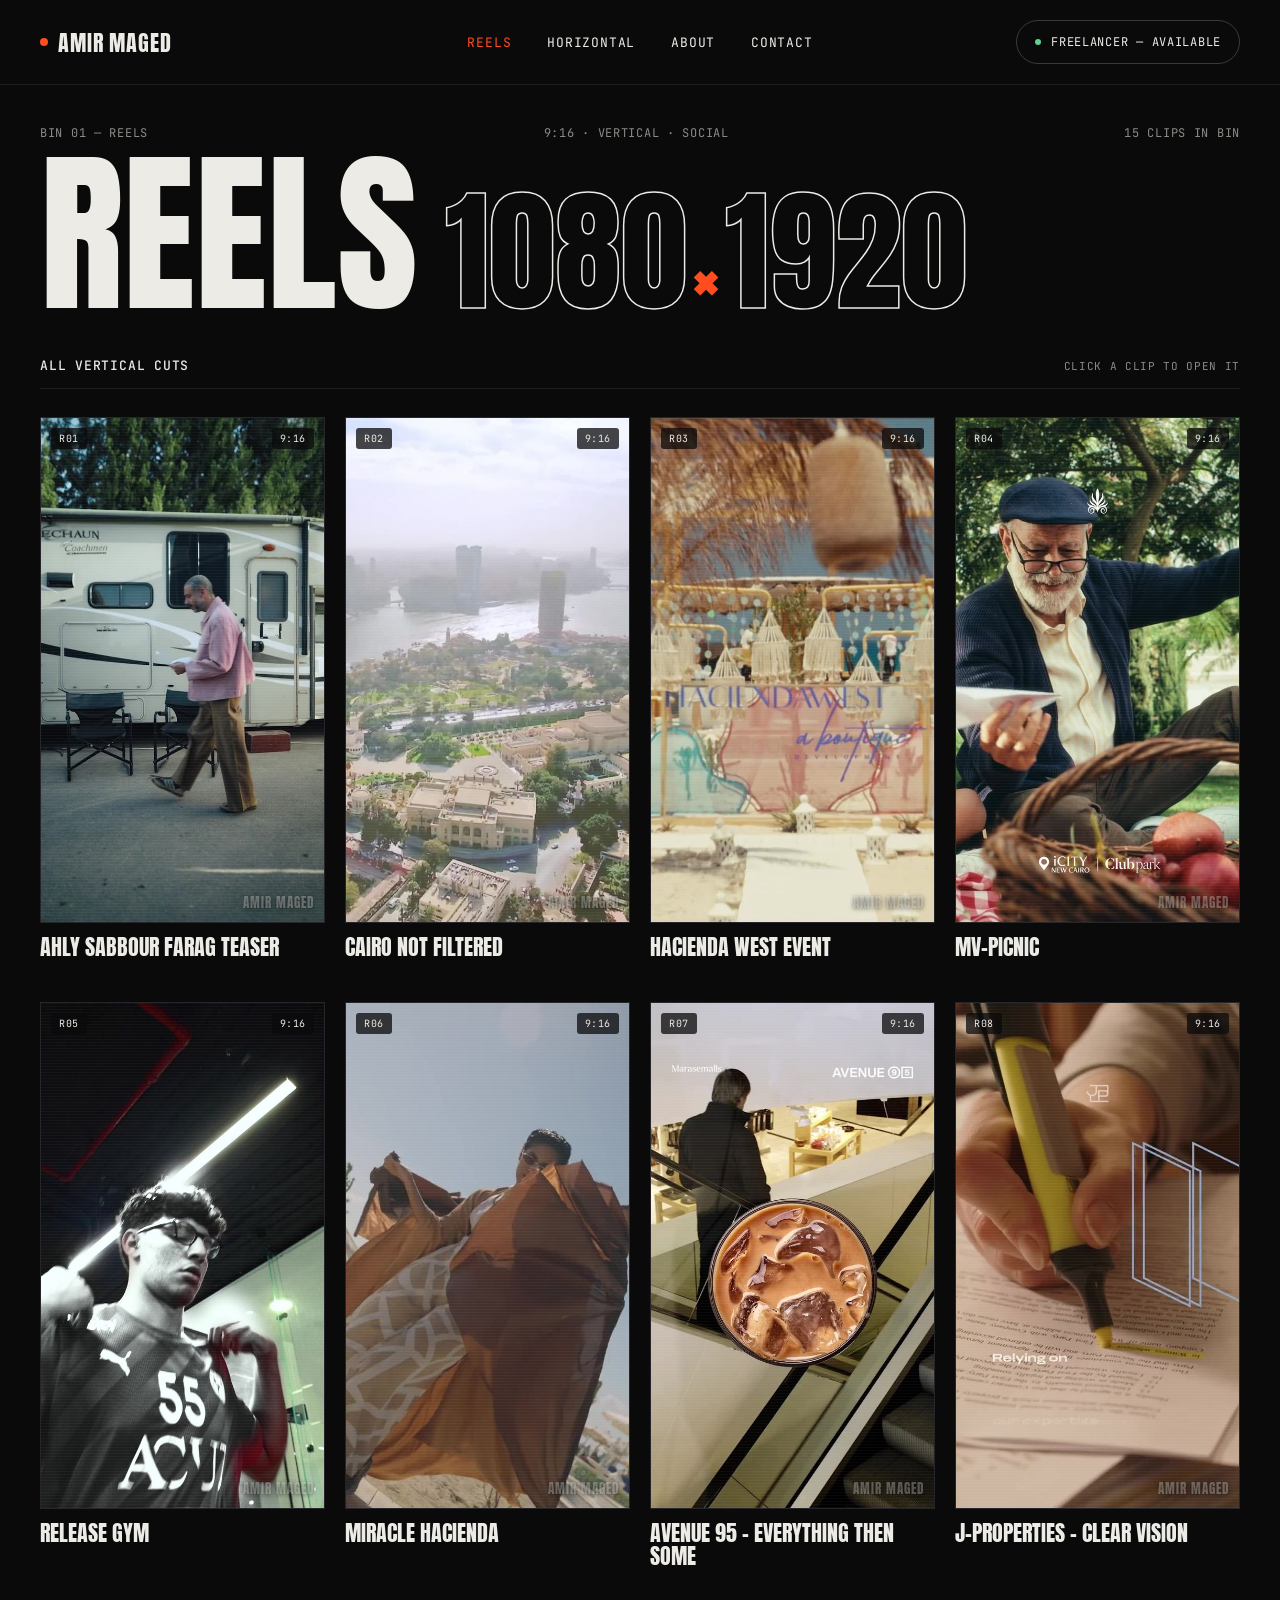
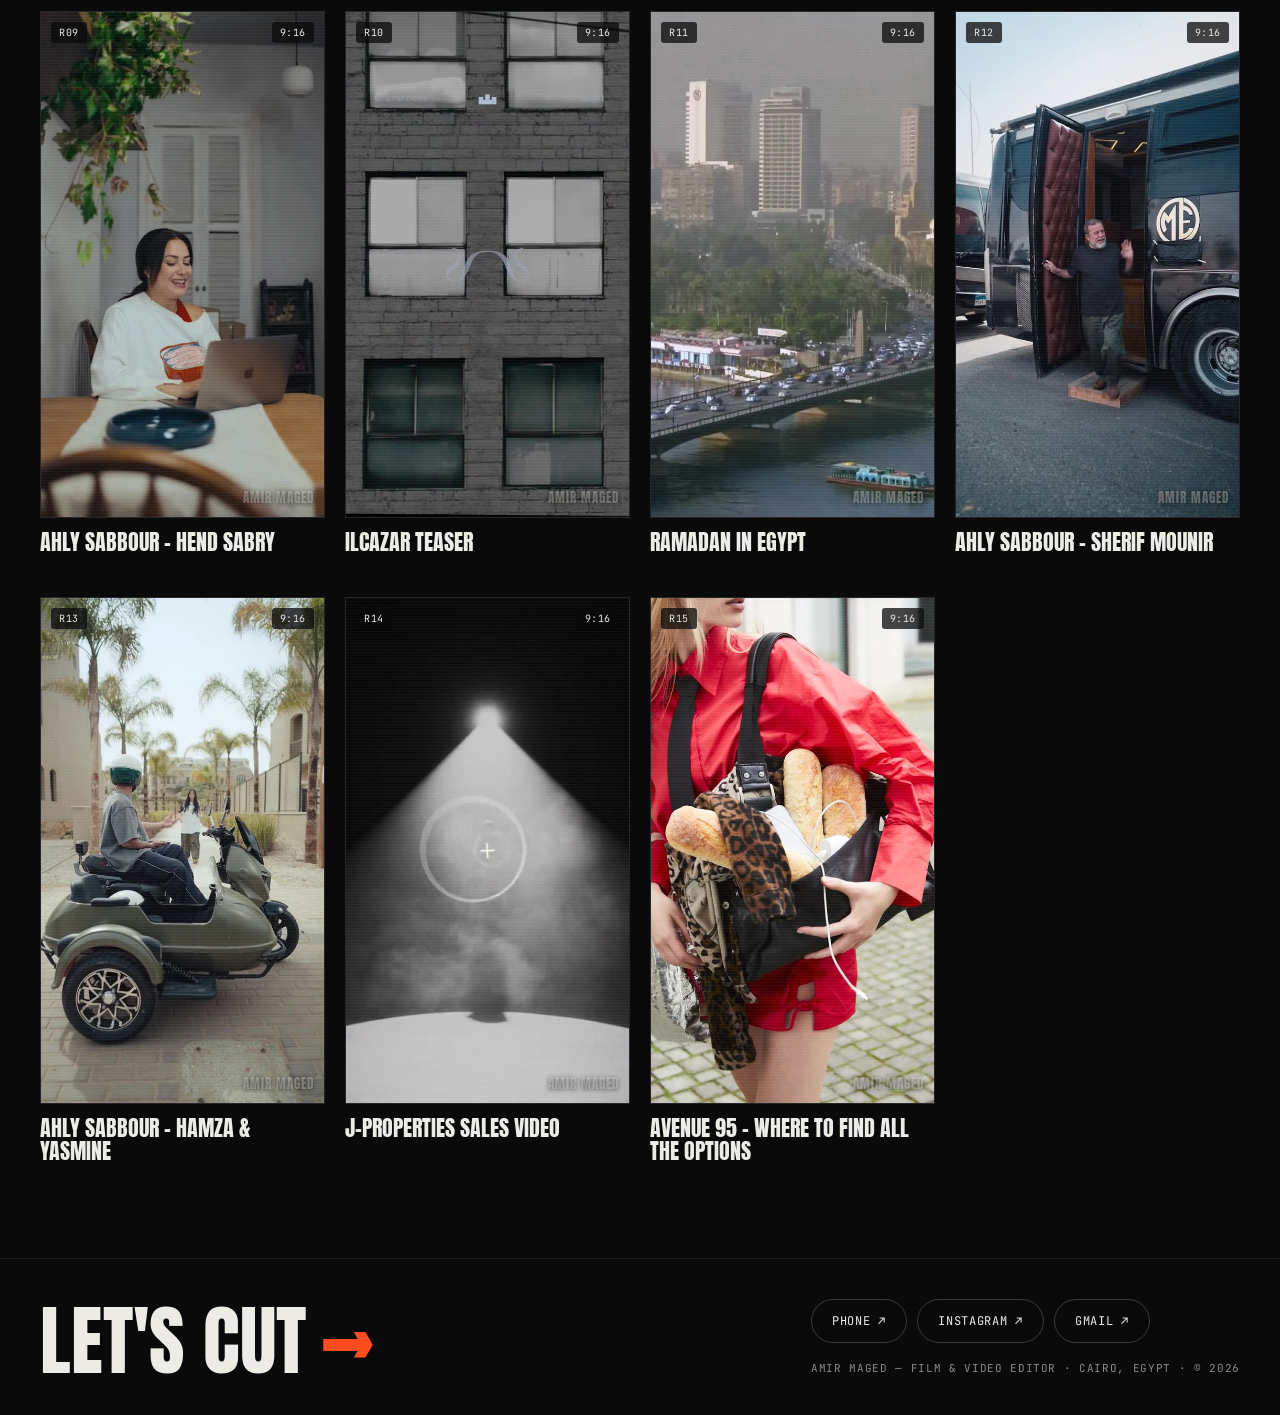
<file: reels.html>
<!doctype html>
<html lang="en">
<head>
<meta charset="utf-8">
<meta name="viewport" content="width=device-width, initial-scale=1">
<title>Reels — Amir Maged</title>
<meta name="description" content="Vertical 9:16 reels edited by Amir Maged, film and video editor in Cairo.">
<meta name="theme-color" content="#0A0A0B">
<meta property="og:title" content="Reels — Amir Maged">
<meta property="og:description" content="Vertical 9:16 reels edited by Amir Maged, film and video editor in Cairo.">
<meta property="og:type" content="website">
<meta property="og:image" content="media/showreel.jpg">
<link rel="icon" href="data:image/svg+xml,%3Csvg xmlns='http://www.w3.org/2000/svg' viewBox='0 0 16 16'%3E%3Ccircle cx='8' cy='8' r='6' fill='%23FF4D1F'/%3E%3C/svg%3E">
<link rel="preconnect" href="https://fonts.googleapis.com">
<link rel="preconnect" href="https://fonts.gstatic.com" crossorigin>
<link href="https://fonts.googleapis.com/css2?family=Anton&amp;family=Instrument+Sans:wght@400;500;600&amp;family=JetBrains+Mono:wght@400;500&amp;display=swap" rel="stylesheet">
<link rel="preconnect" href="https://www.youtube-nocookie.com">
<link rel="preconnect" href="https://www.youtube.com">
<link rel="preconnect" href="https://i.ytimg.com">
<link rel="preconnect" href="https://www.google.com">
<link rel="stylesheet" href="assets/style.css">
<script src="assets/boot.js"></script>
</head>
<body>
<div class="page">
  <header class="hdr">
    <a class="logo" href="index.html" aria-label="Amir Maged, home"><span class="recdot"></span><b>AMIR MAGED</b></a>
    <nav class="nav" aria-label="Main">
      <a class="mono navlink" href="reels.html" aria-current="page">Reels</a>
      <a class="mono navlink" href="horizontal.html">Horizontal</a>
      <a class="mono navlink" href="about.html">About</a>
      <a class="mono navlink" href="#contact">Contact</a>
    </nav>
    <button type="button" class="mono avail" data-open-contact aria-haspopup="dialog"><span class="gdot"></span>Freelancer — available</button>
  </header>
  <main>
    <div class="mono meta">
      <span>Bin 01 — Reels</span>
      <span class="hidelg">9:16 · Vertical · Social</span>
      <span>15 clips in bin</span>
    </div>
    <h1 class="anton" style="margin: 20px 0 0; font-size: clamp(56px, 10.5vw, 160px); line-height: .84; display: flex; flex-wrap: wrap; align-items: baseline; gap: 0 .2em">
      <span style="font-size: 1.3em">Reels</span><span style="white-space: nowrap"><span class="outline">1080</span><span class="accent" style="font-size: .6em; margin: 0 .06em">×</span><span class="outline">1920</span></span>
    </h1>
    <div class="secthead" style="margin-top: 48px">
      <h2 class="mono">All vertical cuts</h2>
      <span class="mono" style="font-size: 11px; color: #8C8A86">Click a clip to open it</span>
    </div>
    <div style="margin-top: 28px; display: grid; grid-template-columns: repeat(auto-fill, minmax(min(100%, 230px), 1fr)); gap: 44px 20px">
      <button class="tile" type="button" data-reel data-stream="JuSBtXGse30" data-title="Ahly Sabbour Farag Teaser" data-src="media/reels/r01.mp4" data-poster="media/reels/r01.jpg" aria-label="Open Ahly Sabbour Farag Teaser">
        <div class="thumb" style="aspect-ratio: 9 / 16">
          <video class="vid" data-auto src="media/reels/r01.mp4" poster="media/reels/r01.jpg" muted loop playsinline preload="none"></video>
          <div class="scan"></div>
          <span class="mono tag" style="top: 10px; left: 10px">R01</span>
          <span class="mono tag" style="top: 10px; right: 10px">9:16</span>
          <span class="pl plbtn"><svg width="24" height="24" viewBox="0 0 24 24" fill="currentColor" aria-hidden="true" style="margin-left:3px"><path d="M7 4.5v15l12.5-7.5z"/></svg></span>
        </div>
        <span class="anton" style="font-size: 22px; line-height: 1.05">Ahly Sabbour Farag Teaser</span>
      </button>
      <button class="tile" type="button" data-reel data-stream="6RGCgyP6EQo" data-title="Cairo not Filtered" data-src="media/reels/r02.mp4" data-poster="media/reels/r02.jpg" aria-label="Open Cairo not Filtered">
        <div class="thumb" style="aspect-ratio: 9 / 16">
          <video class="vid" data-auto src="media/reels/r02.mp4" poster="media/reels/r02.jpg" muted loop playsinline preload="none"></video>
          <div class="scan"></div>
          <span class="mono tag" style="top: 10px; left: 10px">R02</span>
          <span class="mono tag" style="top: 10px; right: 10px">9:16</span>
          <span class="pl plbtn"><svg width="24" height="24" viewBox="0 0 24 24" fill="currentColor" aria-hidden="true" style="margin-left:3px"><path d="M7 4.5v15l12.5-7.5z"/></svg></span>
        </div>
        <span class="anton" style="font-size: 22px; line-height: 1.05">Cairo not Filtered</span>
      </button>
      <button class="tile" type="button" data-reel data-stream="CsZwdEzi7_4" data-title="Hacienda West Event" data-src="media/reels/r03.mp4" data-poster="media/reels/r03.jpg" aria-label="Open Hacienda West Event">
        <div class="thumb" style="aspect-ratio: 9 / 16">
          <video class="vid" data-auto src="media/reels/r03.mp4" poster="media/reels/r03.jpg" muted loop playsinline preload="none"></video>
          <div class="scan"></div>
          <span class="mono tag" style="top: 10px; left: 10px">R03</span>
          <span class="mono tag" style="top: 10px; right: 10px">9:16</span>
          <span class="pl plbtn"><svg width="24" height="24" viewBox="0 0 24 24" fill="currentColor" aria-hidden="true" style="margin-left:3px"><path d="M7 4.5v15l12.5-7.5z"/></svg></span>
        </div>
        <span class="anton" style="font-size: 22px; line-height: 1.05">Hacienda West Event</span>
      </button>
      <button class="tile" type="button" data-reel data-stream="PF_OzGVR0VQ" data-title="MV-Picnic" data-src="media/reels/r04.mp4" data-poster="media/reels/r04.jpg" aria-label="Open MV-Picnic">
        <div class="thumb" style="aspect-ratio: 9 / 16">
          <video class="vid" data-auto src="media/reels/r04.mp4" poster="media/reels/r04.jpg" muted loop playsinline preload="none"></video>
          <div class="scan"></div>
          <span class="mono tag" style="top: 10px; left: 10px">R04</span>
          <span class="mono tag" style="top: 10px; right: 10px">9:16</span>
          <span class="pl plbtn"><svg width="24" height="24" viewBox="0 0 24 24" fill="currentColor" aria-hidden="true" style="margin-left:3px"><path d="M7 4.5v15l12.5-7.5z"/></svg></span>
        </div>
        <span class="anton" style="font-size: 22px; line-height: 1.05">MV-Picnic</span>
      </button>
      <button class="tile" type="button" data-reel data-stream="2ejkSoRrdKY" data-title="Release Gym" data-src="media/reels/r05.mp4" data-poster="media/reels/r05.jpg" aria-label="Open Release Gym">
        <div class="thumb" style="aspect-ratio: 9 / 16">
          <video class="vid" data-auto src="media/reels/r05.mp4" poster="media/reels/r05.jpg" muted loop playsinline preload="none"></video>
          <div class="scan"></div>
          <span class="mono tag" style="top: 10px; left: 10px">R05</span>
          <span class="mono tag" style="top: 10px; right: 10px">9:16</span>
          <span class="pl plbtn"><svg width="24" height="24" viewBox="0 0 24 24" fill="currentColor" aria-hidden="true" style="margin-left:3px"><path d="M7 4.5v15l12.5-7.5z"/></svg></span>
        </div>
        <span class="anton" style="font-size: 22px; line-height: 1.05">Release Gym</span>
      </button>
      <button class="tile" type="button" data-reel data-stream="558tCkbMsR8" data-title="Miracle Hacienda" data-src="media/reels/r06.mp4" data-poster="media/reels/r06.jpg" aria-label="Open Miracle Hacienda">
        <div class="thumb" style="aspect-ratio: 9 / 16">
          <video class="vid" data-auto src="media/reels/r06.mp4" poster="media/reels/r06.jpg" muted loop playsinline preload="none"></video>
          <div class="scan"></div>
          <span class="mono tag" style="top: 10px; left: 10px">R06</span>
          <span class="mono tag" style="top: 10px; right: 10px">9:16</span>
          <span class="pl plbtn"><svg width="24" height="24" viewBox="0 0 24 24" fill="currentColor" aria-hidden="true" style="margin-left:3px"><path d="M7 4.5v15l12.5-7.5z"/></svg></span>
        </div>
        <span class="anton" style="font-size: 22px; line-height: 1.05">Miracle Hacienda</span>
      </button>
      <button class="tile" type="button" data-reel data-stream="akZFhjHruQU" data-title="Avenue 95 - Everything then Some" data-src="media/reels/r07.mp4" data-poster="media/reels/r07.jpg" aria-label="Open Avenue 95 - Everything then Some">
        <div class="thumb" style="aspect-ratio: 9 / 16">
          <video class="vid" data-auto src="media/reels/r07.mp4" poster="media/reels/r07.jpg" muted loop playsinline preload="none"></video>
          <div class="scan"></div>
          <span class="mono tag" style="top: 10px; left: 10px">R07</span>
          <span class="mono tag" style="top: 10px; right: 10px">9:16</span>
          <span class="pl plbtn"><svg width="24" height="24" viewBox="0 0 24 24" fill="currentColor" aria-hidden="true" style="margin-left:3px"><path d="M7 4.5v15l12.5-7.5z"/></svg></span>
        </div>
        <span class="anton" style="font-size: 22px; line-height: 1.05">Avenue 95 - Everything then Some</span>
      </button>
      <button class="tile" type="button" data-reel data-stream="10yxBiVYKQk" data-title="J-Properties - Clear Vision" data-src="media/reels/r08.mp4" data-poster="media/reels/r08.jpg" aria-label="Open J-Properties - Clear Vision">
        <div class="thumb" style="aspect-ratio: 9 / 16">
          <video class="vid" data-auto src="media/reels/r08.mp4" poster="media/reels/r08.jpg" muted loop playsinline preload="none"></video>
          <div class="scan"></div>
          <span class="mono tag" style="top: 10px; left: 10px">R08</span>
          <span class="mono tag" style="top: 10px; right: 10px">9:16</span>
          <span class="pl plbtn"><svg width="24" height="24" viewBox="0 0 24 24" fill="currentColor" aria-hidden="true" style="margin-left:3px"><path d="M7 4.5v15l12.5-7.5z"/></svg></span>
        </div>
        <span class="anton" style="font-size: 22px; line-height: 1.05">J-Properties - Clear Vision</span>
      </button>
      <button class="tile" type="button" data-reel data-stream="JZAguHGOREo" data-title="Ahly Sabbour - Hend Sabry" data-src="media/reels/r09.mp4" data-poster="media/reels/r09.jpg" aria-label="Open Ahly Sabbour - Hend Sabry">
        <div class="thumb" style="aspect-ratio: 9 / 16">
          <video class="vid" data-auto src="media/reels/r09.mp4" poster="media/reels/r09.jpg" muted loop playsinline preload="none"></video>
          <div class="scan"></div>
          <span class="mono tag" style="top: 10px; left: 10px">R09</span>
          <span class="mono tag" style="top: 10px; right: 10px">9:16</span>
          <span class="pl plbtn"><svg width="24" height="24" viewBox="0 0 24 24" fill="currentColor" aria-hidden="true" style="margin-left:3px"><path d="M7 4.5v15l12.5-7.5z"/></svg></span>
        </div>
        <span class="anton" style="font-size: 22px; line-height: 1.05">Ahly Sabbour - Hend Sabry</span>
      </button>
      <button class="tile" type="button" data-reel data-stream="b4S6Buj6qCU" data-title="IlCazar Teaser" data-src="media/reels/r10.mp4" data-poster="media/reels/r10.jpg" aria-label="Open IlCazar Teaser">
        <div class="thumb" style="aspect-ratio: 9 / 16">
          <video class="vid" data-auto src="media/reels/r10.mp4" poster="media/reels/r10.jpg" muted loop playsinline preload="none"></video>
          <div class="scan"></div>
          <span class="mono tag" style="top: 10px; left: 10px">R10</span>
          <span class="mono tag" style="top: 10px; right: 10px">9:16</span>
          <span class="pl plbtn"><svg width="24" height="24" viewBox="0 0 24 24" fill="currentColor" aria-hidden="true" style="margin-left:3px"><path d="M7 4.5v15l12.5-7.5z"/></svg></span>
        </div>
        <span class="anton" style="font-size: 22px; line-height: 1.05">IlCazar Teaser</span>
      </button>
      <button class="tile" type="button" data-reel data-stream="PvV27l8qV9I" data-title="Ramadan in Egypt" data-src="media/reels/r11.mp4" data-poster="media/reels/r11.jpg" aria-label="Open Ramadan in Egypt">
        <div class="thumb" style="aspect-ratio: 9 / 16">
          <video class="vid" data-auto src="media/reels/r11.mp4" poster="media/reels/r11.jpg" muted loop playsinline preload="none"></video>
          <div class="scan"></div>
          <span class="mono tag" style="top: 10px; left: 10px">R11</span>
          <span class="mono tag" style="top: 10px; right: 10px">9:16</span>
          <span class="pl plbtn"><svg width="24" height="24" viewBox="0 0 24 24" fill="currentColor" aria-hidden="true" style="margin-left:3px"><path d="M7 4.5v15l12.5-7.5z"/></svg></span>
        </div>
        <span class="anton" style="font-size: 22px; line-height: 1.05">Ramadan in Egypt</span>
      </button>
      <button class="tile" type="button" data-reel data-stream="pHjFGN2DzNw" data-title="Ahly Sabbour - Sherif Mounir" data-src="media/reels/r12.mp4" data-poster="media/reels/r12.jpg" aria-label="Open Ahly Sabbour - Sherif Mounir">
        <div class="thumb" style="aspect-ratio: 9 / 16">
          <video class="vid" data-auto src="media/reels/r12.mp4" poster="media/reels/r12.jpg" muted loop playsinline preload="none"></video>
          <div class="scan"></div>
          <span class="mono tag" style="top: 10px; left: 10px">R12</span>
          <span class="mono tag" style="top: 10px; right: 10px">9:16</span>
          <span class="pl plbtn"><svg width="24" height="24" viewBox="0 0 24 24" fill="currentColor" aria-hidden="true" style="margin-left:3px"><path d="M7 4.5v15l12.5-7.5z"/></svg></span>
        </div>
        <span class="anton" style="font-size: 22px; line-height: 1.05">Ahly Sabbour - Sherif Mounir</span>
      </button>
      <button class="tile" type="button" data-reel data-stream="qGWjnPnEGBQ" data-title="Ahly Sabbour - Hamza &amp; Yasmine" data-src="media/reels/r13.mp4" data-poster="media/reels/r13.jpg" aria-label="Open Ahly Sabbour - Hamza &amp; Yasmine">
        <div class="thumb" style="aspect-ratio: 9 / 16">
          <video class="vid" data-auto src="media/reels/r13.mp4" poster="media/reels/r13.jpg" muted loop playsinline preload="none"></video>
          <div class="scan"></div>
          <span class="mono tag" style="top: 10px; left: 10px">R13</span>
          <span class="mono tag" style="top: 10px; right: 10px">9:16</span>
          <span class="pl plbtn"><svg width="24" height="24" viewBox="0 0 24 24" fill="currentColor" aria-hidden="true" style="margin-left:3px"><path d="M7 4.5v15l12.5-7.5z"/></svg></span>
        </div>
        <span class="anton" style="font-size: 22px; line-height: 1.05">Ahly Sabbour - Hamza &amp; Yasmine</span>
      </button>
      <button class="tile" type="button" data-reel data-stream="7kMszYN42OA" data-title="J-Properties Sales Video" data-src="media/reels/r14.mp4" data-poster="media/reels/r14.jpg" aria-label="Open J-Properties Sales Video">
        <div class="thumb" style="aspect-ratio: 9 / 16">
          <video class="vid" data-auto src="media/reels/r14.mp4" poster="media/reels/r14.jpg" muted loop playsinline preload="none"></video>
          <div class="scan"></div>
          <span class="mono tag" style="top: 10px; left: 10px">R14</span>
          <span class="mono tag" style="top: 10px; right: 10px">9:16</span>
          <span class="pl plbtn"><svg width="24" height="24" viewBox="0 0 24 24" fill="currentColor" aria-hidden="true" style="margin-left:3px"><path d="M7 4.5v15l12.5-7.5z"/></svg></span>
        </div>
        <span class="anton" style="font-size: 22px; line-height: 1.05">J-Properties Sales Video</span>
      </button>
      <button class="tile" type="button" data-reel data-stream="YO2gYz6rfcw" data-title="Avenue 95 - Where To Find All the Options" data-src="media/reels/r15.mp4" data-poster="media/reels/r15.jpg" aria-label="Open Avenue 95 - Where To Find All the Options">
        <div class="thumb" style="aspect-ratio: 9 / 16">
          <video class="vid" data-auto src="media/reels/r15.mp4" poster="media/reels/r15.jpg" muted loop playsinline preload="none"></video>
          <div class="scan"></div>
          <span class="mono tag" style="top: 10px; left: 10px">R15</span>
          <span class="mono tag" style="top: 10px; right: 10px">9:16</span>
          <span class="pl plbtn"><svg width="24" height="24" viewBox="0 0 24 24" fill="currentColor" aria-hidden="true" style="margin-left:3px"><path d="M7 4.5v15l12.5-7.5z"/></svg></span>
        </div>
        <span class="anton" style="font-size: 22px; line-height: 1.05">Avenue 95 - Where To Find All the Options</span>
      </button>
    </div>
  </main>

  <footer id="contact" style="max-width: 1360px; margin: 96px auto 0; padding: 40px clamp(16px, 4vw, 40px) 40px; border-top: 1px solid #1E1E21; display: flex; flex-wrap: wrap; justify-content: space-between; align-items: flex-end; gap: 32px">
    <a href="https://wa.me/201221166498" target="_blank" rel="noopener" class="anton" style="font-size: clamp(40px, 6vw, 80px); line-height: .9; display: inline-flex; align-items: center; gap: .2em">Let's cut <span class="accent">→</span></a>
    <div style="display: flex; flex-direction: column; gap: 18px">
      <div class="mono pills">
        <a class="pill" href="https://wa.me/201221166498" target="_blank" rel="noopener" aria-label="Call or message Amir on WhatsApp">Phone ↗</a>
        <a class="pill" href="https://www.instagram.com/amir_magedd/" target="_blank" rel="noopener" aria-label="Open Amir's Instagram">Instagram ↗</a>
        <a class="pill" href="https://mail.google.com/mail/?view=cm&amp;fs=1&amp;to=amir.ghattas02%40gmail.com" target="_blank" rel="noopener" aria-label="Email Amir">Gmail ↗</a>
      </div>
      <span class="mono" style="font-size: 11px; color: #8C8A86">Amir Maged — Film &amp; Video Editor · Cairo, Egypt · © 2026</span>
    </div>
  </footer>
</div>
<div id="contact-modal" class="modal" role="dialog" aria-modal="true" aria-label="Contact Amir Maged" hidden>
  <button type="button" class="scrim" aria-label="Close contact card" data-close-contact></button>
  <div class="ccard">
    <div style="flex: 1 1 240px; display: flex; align-items: center; justify-content: center; padding: clamp(20px, 3vw, 32px) 0 clamp(20px, 3vw, 32px) clamp(20px, 3vw, 32px)">
      <img src="media/img/amir-poster.webp" alt="Amir Maged, black-and-white poster" width="980" height="1325" loading="lazy" style="display: block; width: min(252px, 100%); height: auto; transform: translateY(4%)">
    </div>
    <div style="flex: 999 1 320px; min-width: 0; padding: clamp(24px, 4vw, 40px); display: flex; flex-direction: column; gap: 22px">
      <div style="display: flex; justify-content: space-between; align-items: center; gap: 12px">
        <span class="mono" style="display: inline-flex; align-items: center; gap: 10px; font-size: 12px"><span class="gdot"></span>Freelancer — available</span>
        <button type="button" class="xbtn" aria-label="Close" data-close-contact><svg width="16" height="16" viewBox="0 0 24 24" fill="none" stroke="currentColor" stroke-width="1.8" stroke-linecap="round" aria-hidden="true"><path d="M6 6l12 12M18 6L6 18"/></svg></button>
      </div>
      <a href="https://wa.me/201221166498" target="_blank" rel="noopener" class="anton" style="display: inline-flex; align-items: center; gap: .22em; font-size: clamp(52px, 8vw, 88px); line-height: .88">Let's cut <svg viewBox="0 0 40 24" fill="none" stroke="#FF4D1F" stroke-width="3.2" stroke-linecap="square" aria-hidden="true" style="width:.62em;height:.38em;flex:none;display:block"><path d="M2 12h34M26 2l10 10-10 10"/></svg></a>
      <p style="margin: 0; font-size: 16px; line-height: 1.55; color: #B8B5AF">Film &amp; video editor based in Cairo. Reels, short films, coverages and interviews.</p>
      <div class="mono pills">
        <a class="pill" href="https://wa.me/201221166498" target="_blank" rel="noopener" aria-label="Call or message Amir on WhatsApp">Phone ↗</a>
        <a class="pill" href="https://www.instagram.com/amir_magedd/" target="_blank" rel="noopener" aria-label="Open Amir's Instagram">Instagram ↗</a>
        <a class="pill" href="https://mail.google.com/mail/?view=cm&amp;fs=1&amp;to=amir.ghattas02%40gmail.com" target="_blank" rel="noopener" aria-label="Email Amir">Gmail ↗</a>
      </div>
    </div>
  </div>
</div>
<div id="player" class="player" role="dialog" aria-modal="true" aria-label="Video player" hidden>
  <div class="p-top">
    <div style="display: flex; align-items: stretch; gap: 20px; min-width: 0">
      <span class="mono p-title"><i></i>Program:&nbsp;<span data-p-title></span></span>
      <span class="mono" data-p-pos style="display: flex; align-items: center; font-size: 11px; color: #8C8A86"></span>
    </div>
    <button type="button" class="mono p-close">Close ✕</button>
  </div>
  <video playsinline preload="metadata" controlslist="nodownload noplaybackrate" disablepictureinpicture disableremoteplayback></video>
  <div class="p-ctl">
    <div style="display: flex; align-items: center; gap: 14px; min-height: 32px">
      <span class="p-tc" data-p-now>00:00:00:00</span>
      <label><span class="sr">Zoom</span>
        <select class="p-fit"><option value="Fit" style="background:#000">Fit</option><option value="Fill" style="background:#000">Fill</option></select>
      </label>
      <span style="flex: 1 1 auto"></span>
      <label><span class="sr">Quality</span>
        <select class="p-fit p-q"><option value="auto" style="background:#000">Auto</option><option value="hd1080" style="background:#000">1080p</option><option value="hd720" style="background:#000">720p</option><option value="large" style="background:#000">480p</option></select>
      </label>
      <span class="p-tc" data-p-dur>00:00:00:00</span>
    </div>
    <div class="p-rule" role="slider" tabindex="0" aria-label="Seek" aria-valuemin="0" aria-valuemax="0" aria-valuenow="0">
      <span class="p-head" style="left:0"></span><span class="p-knob" style="left:0"></span>
    </div>
    <div style="display: grid; grid-template-columns: minmax(0, 1fr) auto minmax(0, 1fr); align-items: center; gap: 12px">
      <span class="mono" style="font-size: 10px; color: #8C8A86; white-space: nowrap; overflow: hidden; text-overflow: ellipsis">24 fps · <span data-p-fitlbl>Fill</span> · <span data-p-qlbl>Auto</span></span>
      <div style="display: flex; align-items: center; gap: 6px">
        <button type="button" class="p-btn" aria-label="Previous video" data-p-prev><svg width="18" height="18" viewBox="0 0 24 24" fill="currentColor" aria-hidden="true"><rect x="4" y="5" width="2.2" height="14"/><path d="M19 5v14L8 12z"/></svg></button>
        <button type="button" class="p-btn" aria-label="Step back one frame" data-p-back><svg width="18" height="18" viewBox="0 0 24 24" fill="currentColor" aria-hidden="true"><path d="M15 5v14L5 12z"/><rect x="17" y="5" width="2.2" height="14"/></svg></button>
        <button type="button" class="p-play" aria-label="Play" data-p-toggle>
          <svg class="ico-play" width="18" height="18" viewBox="0 0 24 24" fill="currentColor" aria-hidden="true" style="margin-left:3px"><path d="M7 4.5v15l12.5-7.5z"/></svg>
          <svg class="ico-pause" width="18" height="18" viewBox="0 0 24 24" fill="currentColor" aria-hidden="true"><rect x="6" y="5" width="4" height="14"/><rect x="14" y="5" width="4" height="14"/></svg>
        </button>
        <button type="button" class="p-btn" aria-label="Step forward one frame" data-p-fwd><svg width="18" height="18" viewBox="0 0 24 24" fill="currentColor" aria-hidden="true"><rect x="4.8" y="5" width="2.2" height="14"/><path d="M9 5v14l10-7z"/></svg></button>
        <button type="button" class="p-btn" aria-label="Next video" data-p-next><svg width="18" height="18" viewBox="0 0 24 24" fill="currentColor" aria-hidden="true"><path d="M5 5v14l11-7z"/><rect x="17.8" y="5" width="2.2" height="14"/></svg></button>
      </div>
      <div style="display: flex; justify-content: flex-end; gap: 4px">
        <button type="button" class="p-btn" aria-label="Mute" data-p-mute><svg width="20" height="20" viewBox="0 0 26 26" fill="none" stroke="currentColor" stroke-width="1.6" stroke-linecap="round" stroke-linejoin="round" aria-hidden="true"><path d="M5 10.5h3.5L13 7v12l-4.5-3.5H5z"/><path class="ico-sound" d="M16.5 10a4 4 0 0 1 0 6M19 7.5a7.5 7.5 0 0 1 0 11"/><path class="ico-mute" d="M16.5 10.5l5 5m0-5-5 5"/></svg></button>
        <button type="button" class="p-btn" aria-label="Full screen" data-p-fs><svg width="20" height="20" viewBox="0 0 26 26" fill="none" stroke="currentColor" stroke-width="1.6" stroke-linecap="round" stroke-linejoin="round" aria-hidden="true"><path d="M4.5 10V4.5H10M16 4.5h5.5V10M21.5 16v5.5H16M10 21.5H4.5V16"/></svg></button>
      </div>
    </div>
  </div>
</div>
<script src="assets/site.js" defer></script>
</body>
</html>
</file>
<file: assets/style.css>
/* Amir Maged — portfolio */
:root{--bg:#0A0A0B;--fg:#EDEBE6;--muted:#8C8A86;--line:#1E1E21;--line2:#3A3A3E;--accent:#FF4D1F}
*,*::before,*::after{box-sizing:border-box}
html{scroll-behavior:smooth}
@media (prefers-reduced-motion:reduce){html{scroll-behavior:auto}*{animation:none!important;transition:none!important}}
body{margin:0;background:var(--bg);color:var(--fg);font-family:'Instrument Sans',system-ui,sans-serif;-webkit-font-smoothing:antialiased}
body.lock{overflow:hidden}
img,video{max-width:100%}
a{color:var(--fg);text-decoration:none}a:hover{color:#FF6A3D}
button{font:inherit}
.page{min-height:100vh;overflow:hidden}
.mono{font-family:'JetBrains Mono',monospace;letter-spacing:.06em;text-transform:uppercase}
.anton{font-family:'Anton',sans-serif;font-weight:400;text-transform:uppercase}
.accent{color:var(--accent)}
.outline{color:transparent;-webkit-text-stroke:1.5px var(--fg)}
a.outline{transition:-webkit-text-stroke-color .15s}
a.outline:hover,a.outline:focus-visible{color:transparent;-webkit-text-stroke-color:var(--accent)}
.sr{position:absolute;width:1px;height:1px;overflow:hidden;clip:rect(0 0 0 0);white-space:nowrap}
:focus-visible{outline:2px solid var(--accent);outline-offset:3px}

/* header */
.hdr{max-width:1360px;margin:0 auto;padding:20px clamp(16px,4vw,40px);display:grid;grid-template-columns:minmax(0,1fr) auto minmax(0,1fr);align-items:center;gap:12px 32px;border-bottom:1px solid var(--line)}
.logo{justify-self:start;display:flex;align-items:center;gap:10px;min-height:44px}
.logo b{font-family:'Anton',sans-serif;font-weight:400;font-size:22px;letter-spacing:.04em}
.nav{display:flex;flex-wrap:wrap;justify-content:center;gap:4px 28px}
.navlink{font-size:13px;padding:12px 4px;min-height:44px;display:inline-flex;align-items:center}
.navlink[aria-current=page]{color:var(--accent)}
.avail{justify-self:end;cursor:pointer;background:transparent;color:var(--fg);font-size:12px;padding:0 18px;min-height:44px;display:inline-flex;align-items:center;gap:10px;border:1px solid var(--line2);border-radius:999px}
.avail:hover{border-color:var(--fg)}
.gdot{width:6px;height:6px;border-radius:50%;background:#5FD38A;display:inline-block}
@media (max-width:820px){.hdr{display:flex;flex-wrap:wrap;justify-content:space-between}.nav{order:3;width:100%;justify-content:flex-start;gap:0 20px}}

.recdot{width:8px;height:8px;border-radius:50%;display:inline-block;background:var(--accent);animation:blink 1.2s steps(1) infinite}
@keyframes blink{50%{opacity:0}}
.scan{position:absolute;inset:0;pointer-events:none;background:repeating-linear-gradient(0deg,rgba(255,255,255,.03) 0 1px,transparent 1px 3px)}
.scan.flick{animation:flick .18s steps(2) infinite}
@keyframes flick{0%{opacity:.7}100%{opacity:1}}
.vid{position:absolute;inset:0;width:100%;height:100%;object-fit:cover;display:block;pointer-events:none}
.tag{position:absolute;font-size:10px;padding:4px 8px;background:rgba(10,10,11,.75);border-radius:3px}

main{max-width:1360px;margin:0 auto;padding:40px clamp(16px,4vw,40px) 0}
.meta{display:flex;flex-wrap:wrap;justify-content:space-between;gap:8px 24px;font-size:12px;color:var(--muted)}
@media (max-width:640px){.hidelg{display:none}}
.secthead{display:flex;flex-wrap:wrap;justify-content:space-between;align-items:baseline;gap:12px;border-bottom:1px solid var(--line);padding-bottom:14px}
.secthead h2.mono{margin:0;font-size:13px;font-weight:500}
.pill{min-height:44px;padding:0 20px;display:inline-flex;align-items:center;border:1px solid var(--line2);border-radius:999px;color:var(--fg);background:transparent;cursor:pointer}
.pill:hover{border-color:var(--fg);color:var(--fg)}
.pills{display:flex;flex-wrap:wrap;gap:10px;font-size:12px}
.corner{position:absolute;width:22px;height:22px;border:0 solid var(--accent)}
.c-tl{top:-14px;left:-14px;border-top-width:1.5px;border-left-width:1.5px}
.c-tr{top:-14px;right:-14px;border-top-width:1.5px;border-right-width:1.5px}
.c-bl{bottom:-14px;left:-14px;border-bottom-width:1.5px;border-left-width:1.5px}
.c-br{bottom:-14px;right:-14px;border-bottom-width:1.5px;border-right-width:1.5px}

/* home */
.playhead{position:absolute;left:0;width:2px;background:var(--accent);animation:ph 14s linear infinite}
@keyframes ph{from{left:0%}to{left:100%}}
.ticker{display:flex;width:max-content;animation:tick 28s linear infinite}
@keyframes tick{from{transform:translateX(0)}to{transform:translateX(-50%)}}
.clip{position:absolute;top:4px;bottom:4px;border-radius:3px;font-family:'JetBrains Mono',monospace;font-size:10px;letter-spacing:.04em;padding:5px 7px;overflow:hidden;white-space:nowrap;color:#0A0A0B}
.tl{display:flex;flex-direction:column;gap:12px}
.tl .thumb{transition:transform .25s ease}
.tl:hover .thumb{transform:scale(1.02)}

/* reels */
.tile{all:unset;cursor:pointer;display:flex;flex-direction:column;gap:12px;box-sizing:border-box}
.tile .thumb{transition:transform .25s ease,border-color .2s}
.tile:hover .thumb{transform:scale(1.02);border-color:var(--accent)}
.tile .pl{opacity:0;transition:opacity .2s}
.tile:hover .pl,.tile:focus-visible .pl{opacity:1}
.tile:focus-visible{outline:none}
.tile:focus-visible .thumb{outline:2px solid var(--accent);outline-offset:4px}
.thumb{position:relative;width:100%;background:#141416;border:1px solid #26262A;overflow:hidden}
.plbtn{position:absolute;left:50%;top:50%;transform:translate(-50%,-50%);width:64px;height:64px;border-radius:50%;background:var(--accent);color:#0A0A0B;display:flex;align-items:center;justify-content:center}

/* horizontal */
.fpill{cursor:pointer;min-height:44px;padding:0 18px;border-radius:999px;font-family:'JetBrains Mono',monospace;font-size:12px;letter-spacing:.06em;text-transform:uppercase;transition:background .15s,color .15s;background:transparent;color:var(--fg);border:1px solid var(--line2)}
.fpill[aria-pressed=true]{background:var(--accent);color:#0A0A0B;border-color:var(--accent)}
.card{cursor:pointer;text-align:left;padding:0;border:none;background:none;color:inherit;font:inherit;display:flex;flex-direction:column;gap:14px}
.card .thumb{transition:transform .25s ease}
.card:hover .thumb{transform:scale(1.015)}
.card[aria-pressed=true] .thumb{border-color:var(--accent)}
.card .loaded{display:none}
.card[aria-pressed=true] .loaded{display:inline-block}
.card[hidden]{display:none}
.card:focus-visible{outline:2px solid var(--accent);outline-offset:6px}

/* about */
.row{display:grid;grid-template-columns:minmax(120px,180px) minmax(0,1fr) auto;gap:8px 32px;align-items:baseline;padding:26px 0;border-bottom:1px solid var(--line)}
@media (max-width:640px){.row{grid-template-columns:minmax(0,1fr)}}

/* contact modal */
.modal{position:fixed;inset:0;z-index:70;display:flex;align-items:center;justify-content:center;padding:20px}
.modal[hidden]{display:none}
.modal .scrim{position:absolute;inset:0;border:0;padding:0;cursor:pointer;background:rgba(5,5,6,.6);-webkit-backdrop-filter:blur(14px);backdrop-filter:blur(14px)}
.ccard{position:relative;width:min(760px,100%);max-height:calc(100vh - 40px);overflow:auto;background:#111113;border:1px solid #26262A;border-radius:10px;box-shadow:0 40px 120px rgba(0,0,0,.6);display:flex;flex-wrap:wrap}
.xbtn{width:44px;height:44px;flex:none;display:grid;place-items:center;border:1px solid var(--line2);border-radius:50%;background:transparent;color:var(--fg);cursor:pointer}

/* player */
.player{position:fixed;inset:0;z-index:60;-webkit-backdrop-filter:blur(28px) brightness(.35);backdrop-filter:blur(28px) brightness(.35);background:rgba(0,0,0,.55);color:var(--fg);overflow:hidden}
.player[hidden]{display:block;visibility:hidden;pointer-events:none}
.player[hidden] *{visibility:hidden!important}
.player video{position:absolute;inset:0;width:100%;height:100%;display:block;cursor:pointer;object-fit:cover}
.player.fit video{object-fit:contain}
.p-top{position:absolute;top:0;left:0;right:0;z-index:2;text-shadow:0 1px 8px rgba(0,0,0,.6);display:flex;align-items:stretch;justify-content:space-between;gap:16px;height:48px;padding:0 clamp(12px,2vw,24px)}
.p-title{display:flex;align-items:center;gap:8px;font-size:11px;white-space:nowrap;overflow:hidden;text-overflow:ellipsis}
.p-title i{width:8px;height:8px;border-radius:50%;background:var(--accent);flex:none}
.p-btn{background:none;border:0;padding:0;color:#B8B5AF;cursor:pointer;width:40px;height:40px;display:grid;place-items:center}
.p-btn:hover{color:var(--fg)}
.p-btn:disabled{opacity:.3;cursor:default}
.p-close{align-self:center;min-height:36px;padding:0 16px;border:0;border-radius:999px;background:transparent;color:var(--fg);cursor:pointer;font-size:11px}
.p-ctl{position:absolute;left:0;right:0;bottom:0;z-index:2;text-shadow:0 1px 8px rgba(0,0,0,.6);padding:10px clamp(12px,2vw,24px) 12px;display:flex;flex-direction:column;gap:8px;background:linear-gradient(0deg,rgba(0,0,0,.45),transparent)}
.p-tc{font-family:'JetBrains Mono',monospace;font-size:15px;font-weight:500;color:var(--accent);font-variant-numeric:tabular-nums;letter-spacing:.02em}
.p-fit{height:28px;padding:0 8px;background:#000;color-scheme:dark;color:var(--fg);border:0;border-radius:4px;font-family:'JetBrains Mono',monospace;font-size:11px;letter-spacing:.04em;cursor:pointer}
.p-rule{position:relative;height:26px;cursor:pointer;touch-action:none}
.p-rule .tk{position:absolute;bottom:0;width:1px}
.p-head{position:absolute;top:0;bottom:-1px;width:1px;background:var(--accent);pointer-events:none}
.p-knob{position:absolute;top:2px;width:11px;height:10px;border-radius:3px 3px 5px 5px;background:var(--accent);transform:translateX(-50%);pointer-events:none}
.p-play{width:48px;height:48px;margin:0 4px;display:grid;place-items:center;border-radius:50%;border:0;padding:0;background:var(--accent);color:#0A0A0B;cursor:pointer}
.player .ico-pause,.player.playing .ico-play{display:none}
.player.playing .ico-pause{display:block}
.player .ico-mute,.player.muted .ico-sound{display:none}
.player.muted .ico-mute{display:block}


/* streamed full videos inside our player */
.p-stream{position:absolute;inset:0;overflow:hidden;z-index:0}
.p-stream[hidden]{display:none}
.p-sbox{position:absolute;left:0;top:0;pointer-events:none}
.p-sbox iframe,.p-sbox>div,#p-shost{position:absolute;inset:0;width:100%;height:100%;border:0;display:block}
.p-shield{position:absolute;inset:0;cursor:pointer}
.p-cover{position:absolute;inset:0;background:#000 center/cover no-repeat;pointer-events:none;transition:opacity .12s}
.p-cover.off{opacity:0}
.player video[hidden]{display:none}
/* push YouTube's title/channel bar into hidden letterbox space above and below the frame */
.p-sbox{overflow:hidden}
.p-sbox iframe#p-shost,.p-sbox #p-shost{inset:auto;left:0;top:-90px;width:100%;height:calc(100% + 180px);max-width:none}

/* waiting for full-HD stream */
.p-cover.wait::after{content:'Loading Full HD';position:absolute;left:50%;bottom:24px;transform:translateX(-50%);font-family:'JetBrains Mono',monospace;font-size:11px;letter-spacing:.06em;text-transform:uppercase;color:#EDEBE6;background:rgba(10,10,11,.7);padding:6px 10px;border-radius:3px;animation:blink 1.2s steps(1) infinite}

/* controls fade out after 4 s without mouse movement */
.p-top,.p-ctl{transition:opacity .35s ease}
.player.idle .p-top,.player.idle .p-ctl{opacity:0;pointer-events:none}
.player.idle,.player.idle *{cursor:none}

/* ---------- protection ---------- */
body{-webkit-user-select:none;user-select:none;-webkit-touch-callout:none}
img,video{-webkit-user-drag:none;user-select:none}
/* watermark on every video frame */
.thumb::after,.wm::after{content:'AMIR MAGED';position:absolute;right:10px;bottom:10px;z-index:3;font-family:'Anton',sans-serif;font-size:13px;letter-spacing:.08em;color:rgba(237,235,230,.32);pointer-events:none;text-shadow:0 1px 4px rgba(0,0,0,.5)}
.wm::after{right:clamp(10px,2vw,22px);bottom:auto;top:50%;transform:translateY(-50%) rotate(-90deg);transform-origin:right center;font-size:12px}
.p-wm{position:absolute;right:clamp(14px,2.4vw,30px);top:64px;z-index:1;font-family:'Anton',sans-serif;font-size:clamp(14px,1.4vw,20px);letter-spacing:.1em;color:rgba(237,235,230,.28);pointer-events:none;text-shadow:0 1px 6px rgba(0,0,0,.6)}

/* ---------- page animations (wipes and slides, no fading) ---------- */
:root{--ease:cubic-bezier(.2,.8,.15,1)}
/* page switch: browser-native transition — old page slides up and out, new page wipes in from the bottom.
   The header is shared, so it stays perfectly still while the content changes. */
@view-transition{navigation:auto}
::view-transition-old(root){animation:vtOut .38s var(--ease) both}
::view-transition-new(root){animation:vtIn .38s var(--ease) both}
@keyframes vtOut{to{transform:translateY(-6%);clip-path:inset(0 0 100% 0)}}
@keyframes vtIn{from{transform:translateY(6%);clip-path:inset(100% 0 0 0)}to{transform:none;clip-path:inset(0)}}
.hdr{view-transition-name:hdr}
::view-transition-group(hdr),::view-transition-old(hdr),::view-transition-new(hdr){animation:none}
::view-transition-old(hdr){display:none}

/* content reveals: quick masked slide-up, lightly staggered */
html.js-anim .rv{transform:translateY(28px);clip-path:inset(-60px -60px 100% -60px);transition:transform .55s var(--ease),clip-path .55s var(--ease);transition-delay:var(--d,0s)}
html.js-anim .rv.in{transform:none;clip-path:inset(-60px -60px -60px -60px)}
html.js-anim .rv.done{clip-path:none}
html.js-anim .rv-x{transform:translateX(-20px);clip-path:inset(-20px 100% -20px -20px)}
html.js-anim .rv-x.in{transform:none;clip-path:inset(-20px -20px -20px -20px)}
html.anim-safety .rv{transform:none!important;clip-path:none!important}

/* overlays open with a wipe too */
.player:not([hidden]){animation:wipeUp .4s var(--ease)}
.modal:not([hidden]) .ccard{animation:cardUp .4s var(--ease)}
@keyframes wipeUp{from{clip-path:inset(100% 0 0 0)}to{clip-path:inset(0 0 0 0)}}
@keyframes cardUp{from{transform:translateY(30px);clip-path:inset(100% 0 0 0 round 10px)}to{transform:none;clip-path:inset(0 0 0 0 round 10px)}}
@media (prefers-reduced-motion:reduce){::view-transition-old(root),::view-transition-new(root){animation:none}.player:not([hidden]),.modal:not([hidden]) .ccard{animation:none}}

.p-fit:disabled{opacity:.35;cursor:default}
</file>
